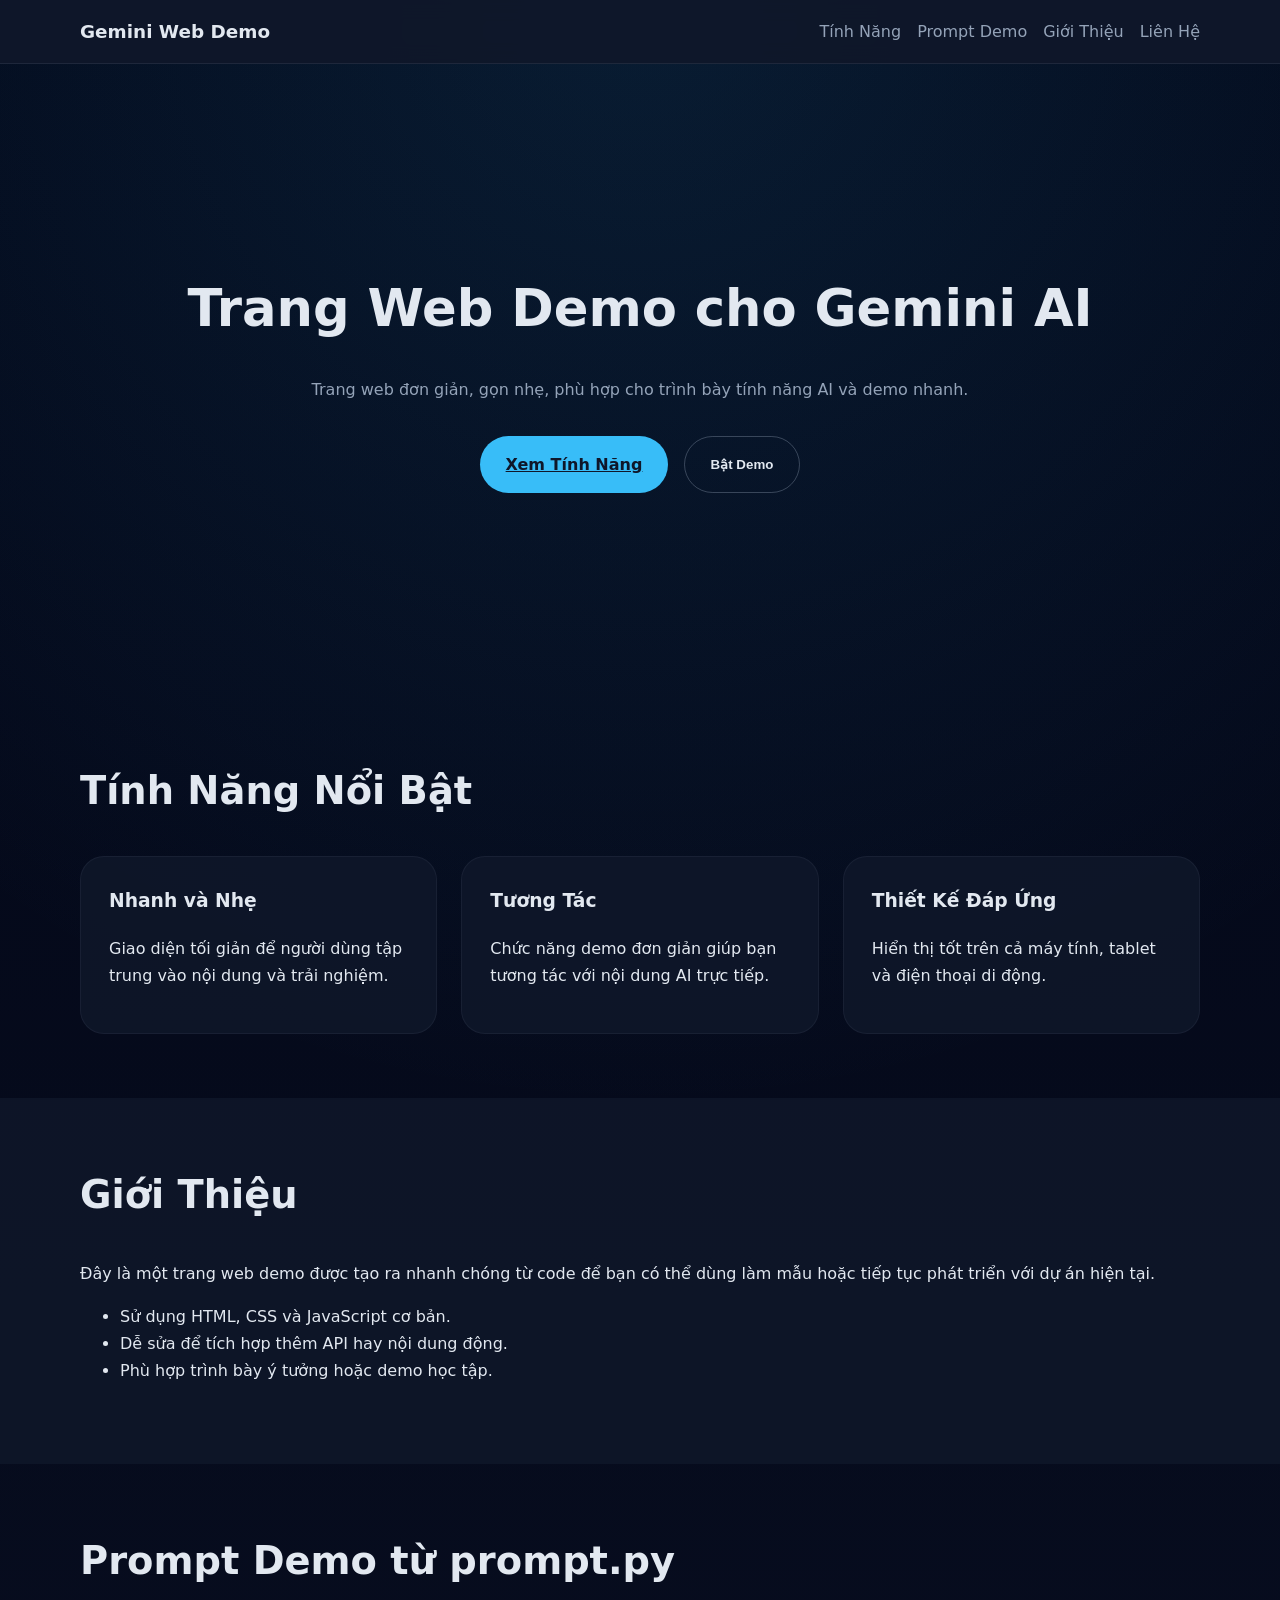
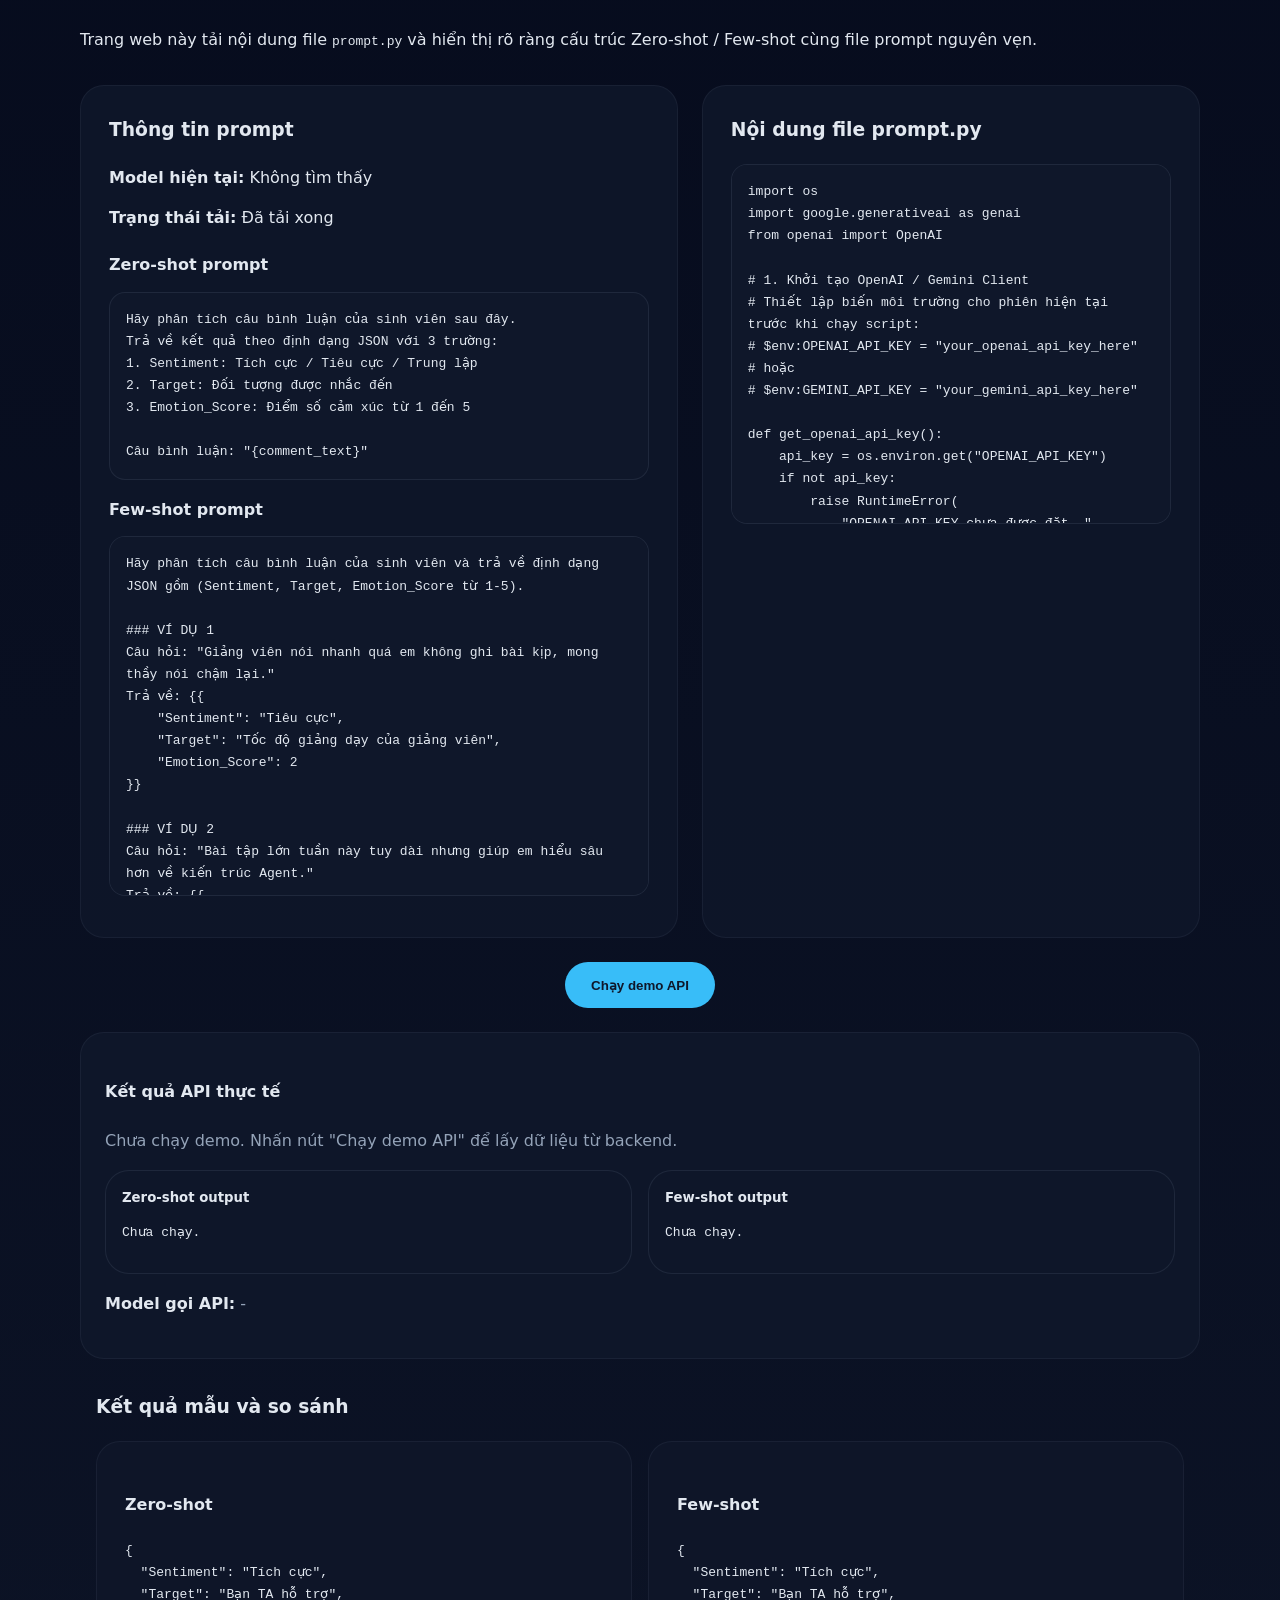
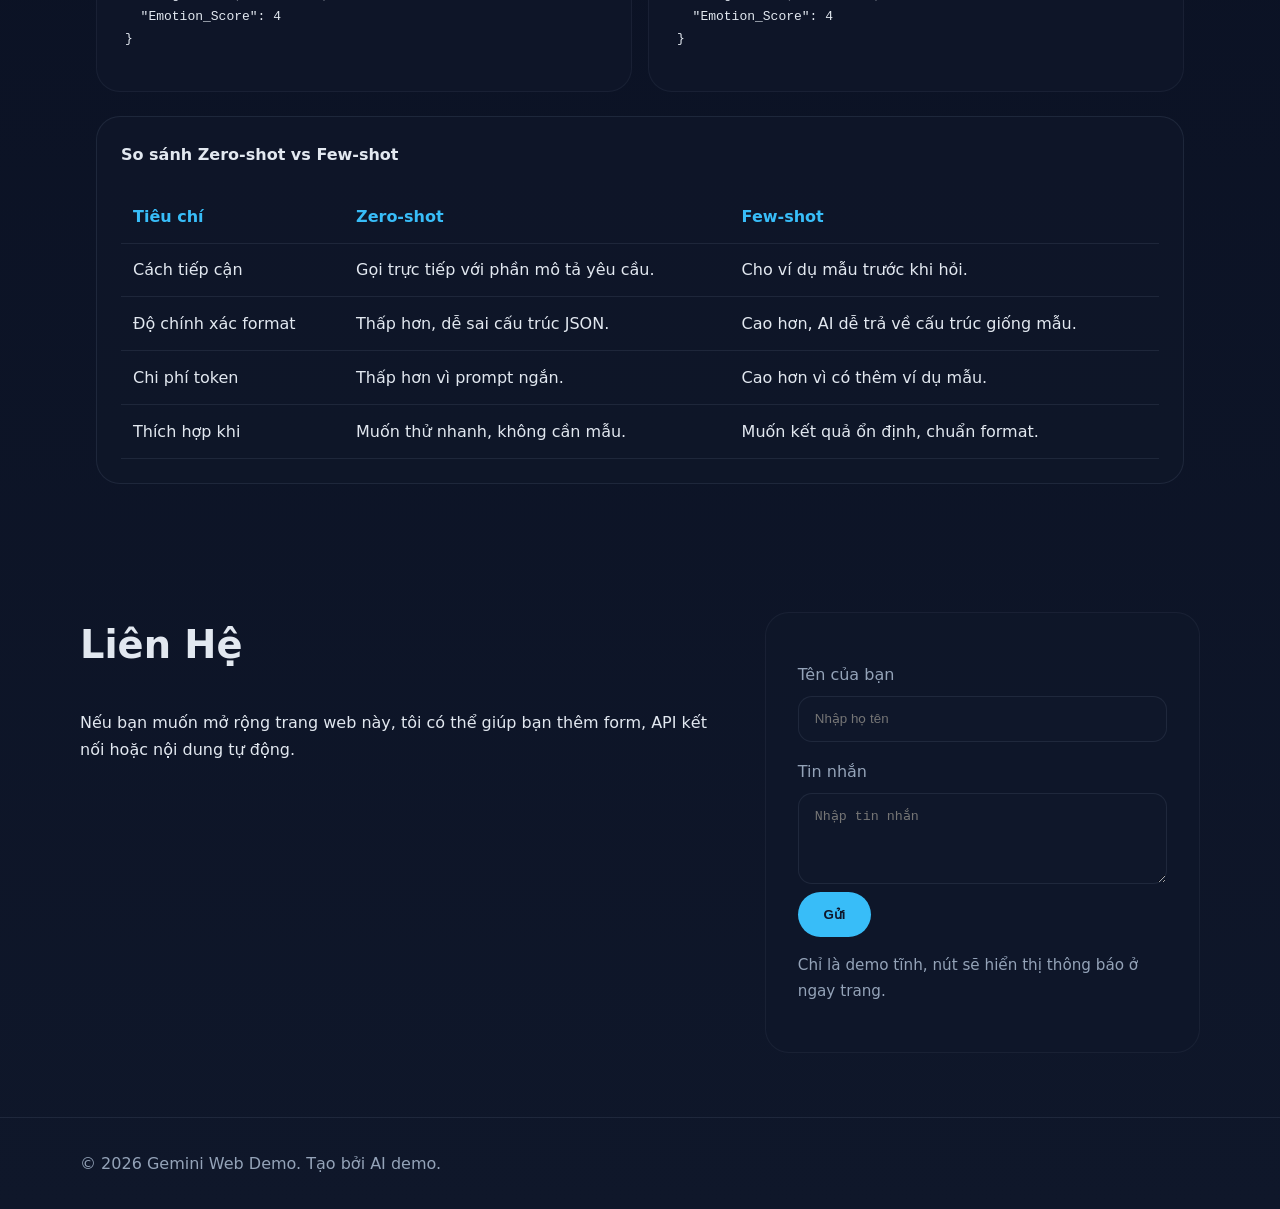
<file: Tuan2/Sang_2.6/index.html>
<!DOCTYPE html>
<html lang="vi">
<head>
  <meta charset="UTF-8" />
  <meta name="viewport" content="width=device-width, initial-scale=1.0" />
  <title>Trang Web Demo Gemini</title>
  <link rel="stylesheet" href="styles.css" />
</head>
<body>
  <header class="site-header">
    <div class="container">
      <a class="brand" href="#">Gemini Web Demo</a>
      <button class="nav-toggle" aria-label="Mở menu">☰</button>
      <nav class="site-nav">
        <a href="#features">Tính Năng</a>
        <a href="#prompt-demo">Prompt Demo</a>
        <a href="#about">Giới Thiệu</a>
        <a href="#contact">Liên Hệ</a>
      </nav>
    </div>
  </header>

  <main>
    <section class="hero">
      <div class="container hero-content">
        <h1>Trang Web Demo cho Gemini AI</h1>
        <p>Trang web đơn giản, gọn nhẹ, phù hợp cho trình bày tính năng AI và demo nhanh.</p>
        <div class="hero-actions">
          <a class="button button-primary" href="#features">Xem Tính Năng</a>
          <button class="button button-secondary" id="demoButton">Bật Demo</button>
        </div>
      </div>
    </section>

    <section id="features" class="section">
      <div class="container">
        <h2>Tính Năng Nổi Bật</h2>
        <div class="grid">
          <article class="card">
            <h3>Nhanh và Nhẹ</h3>
            <p>Giao diện tối giản để người dùng tập trung vào nội dung và trải nghiệm.</p>
          </article>
          <article class="card">
            <h3>Tương Tác</h3>
            <p>Chức năng demo đơn giản giúp bạn tương tác với nội dung AI trực tiếp.</p>
          </article>
          <article class="card">
            <h3>Thiết Kế Đáp Ứng</h3>
            <p>Hiển thị tốt trên cả máy tính, tablet và điện thoại di động.</p>
          </article>
        </div>
      </div>
    </section>

    <section id="about" class="section section-alt">
      <div class="container">
        <h2>Giới Thiệu</h2>
        <p>Đây là một trang web demo được tạo ra nhanh chóng từ code để bạn có thể dùng làm mẫu hoặc tiếp tục phát triển với dự án hiện tại.</p>
        <ul>
          <li>Sử dụng HTML, CSS và JavaScript cơ bản.</li>
          <li>Dễ sửa để tích hợp thêm API hay nội dung động.</li>
          <li>Phù hợp trình bày ý tưởng hoặc demo học tập.</li>
        </ul>
      </div>
    </section>

    <section id="prompt-demo" class="section">
      <div class="container">
        <h2>Prompt Demo từ prompt.py</h2>
        <p>Trang web này tải nội dung file <code>prompt.py</code> và hiển thị rõ ràng cấu trúc Zero-shot / Few-shot cùng file prompt nguyên vẹn.</p>
        <div class="grid prompt-grid">
          <article class="card">
            <h3>Thông tin prompt</h3>
            <div class="prompt-summary">
              <div><strong>Model hiện tại:</strong> <span id="promptModel">Đang tải...</span></div>
              <div><strong>Trạng thái tải:</strong> <span id="promptStatus">Chưa tải</span></div>
            </div>
            <div class="prompt-block">
              <h4>Zero-shot prompt</h4>
              <pre id="zeroShotBlock"><code>Đang tải...</code></pre>
            </div>
            <div class="prompt-block">
              <h4>Few-shot prompt</h4>
              <pre id="fewShotBlock"><code>Đang tải...</code></pre>
            </div>
          </article>
          <article class="card">
            <h3>Nội dung file prompt.py</h3>
            <div id="promptCodeContainer">
              <pre id="promptCode"><code>Đang tải nội dung file prompt.py...</code></pre>
            </div>
          </article>
        </div>

        <div class="hero-actions" style="margin: 24px 0;">
          <button class="button button-primary" id="runDemoButton">Chạy demo API</button>
        </div>

        <div class="card api-result-card">
          <h4>Kết quả API thực tế</h4>
          <div id="apiLoading" class="api-loading hidden">
            <div class="spinner"></div>
            <span>Đang gọi API backend...</span>
          </div>
          <p id="apiStatus" class="api-status-text">Chưa chạy demo. Nhấn nút "Chạy demo API" để lấy dữ liệu từ backend.</p>
          <div class="api-output-grid">
            <article class="card api-output-card">
              <h5>Zero-shot output</h5>
              <pre id="zeroShotOutput"><code>Chưa chạy.</code></pre>
            </article>
            <article class="card api-output-card">
              <h5>Few-shot output</h5>
              <pre id="fewShotOutput"><code>Chưa chạy.</code></pre>
            </article>
          </div>
          <div class="api-summary">
            <p><strong>Model gọi API:</strong> <span id="apiModel">-</span></p>
          </div>
        </div>

        <div class="container result-section">
          <h3>Kết quả mẫu và so sánh</h3>
          <div class="result-grid">
            <article class="card">
              <h4>Zero-shot</h4>
              <pre><code>{
  "Sentiment": "Tích cực",
  "Target": "Bạn TA hỗ trợ",
  "Emotion_Score": 4
}</code></pre>
            </article>
            <article class="card">
              <h4>Few-shot</h4>
              <pre><code>{
  "Sentiment": "Tích cực",
  "Target": "Bạn TA hỗ trợ",
  "Emotion_Score": 4
}</code></pre>
            </article>
          </div>
          <div class="comparison-card">
            <h4>So sánh Zero-shot vs Few-shot</h4>
            <div id="apiComparison">
              <table>
                <thead>
                  <tr>
                    <th>Tiêu chí</th>
                    <th>Zero-shot</th>
                    <th>Few-shot</th>
                  </tr>
                </thead>
                <tbody>
                  <tr>
                    <td>Cách tiếp cận</td>
                    <td>Gọi trực tiếp với phần mô tả yêu cầu.</td>
                    <td>Cho ví dụ mẫu trước khi hỏi.</td>
                  </tr>
                  <tr>
                    <td>Độ chính xác format</td>
                    <td>Thấp hơn, dễ sai cấu trúc JSON.</td>
                    <td>Cao hơn, AI dễ trả về cấu trúc giống mẫu.</td>
                  </tr>
                  <tr>
                    <td>Chi phí token</td>
                    <td>Thấp hơn vì prompt ngắn.</td>
                    <td>Cao hơn vì có thêm ví dụ mẫu.</td>
                  </tr>
                  <tr>
                    <td>Thích hợp khi</td>
                    <td>Muốn thử nhanh, không cần mẫu.</td>
                    <td>Muốn kết quả ổn định, chuẩn format.</td>
                  </tr>
                </tbody>
              </table>
            </div>
          </div>
        </div>
      </div>
    </section>

    <section id="contact" class="section">
      <div class="container contact-panel">
        <div>
          <h2>Liên Hệ</h2>
          <p>Nếu bạn muốn mở rộng trang web này, tôi có thể giúp bạn thêm form, API kết nối hoặc nội dung tự động.</p>
        </div>
        <div class="contact-card">
          <label for="name">Tên của bạn</label>
          <input id="name" type="text" placeholder="Nhập họ tên" />
          <label for="message">Tin nhắn</label>
          <textarea id="message" rows="4" placeholder="Nhập tin nhắn"></textarea>
          <button id="sendButton" class="button button-primary">Gửi</button>
          <p class="note">Chỉ là demo tĩnh, nút sẽ hiển thị thông báo ở ngay trang.</p>
        </div>
      </div>
    </section>
  </main>

  <footer class="site-footer">
    <div class="container">
      <p>© 2026 Gemini Web Demo. Tạo bởi AI demo.</p>
    </div>
  </footer>

  <script src="script.js"></script>
</body>
</html>
</file>
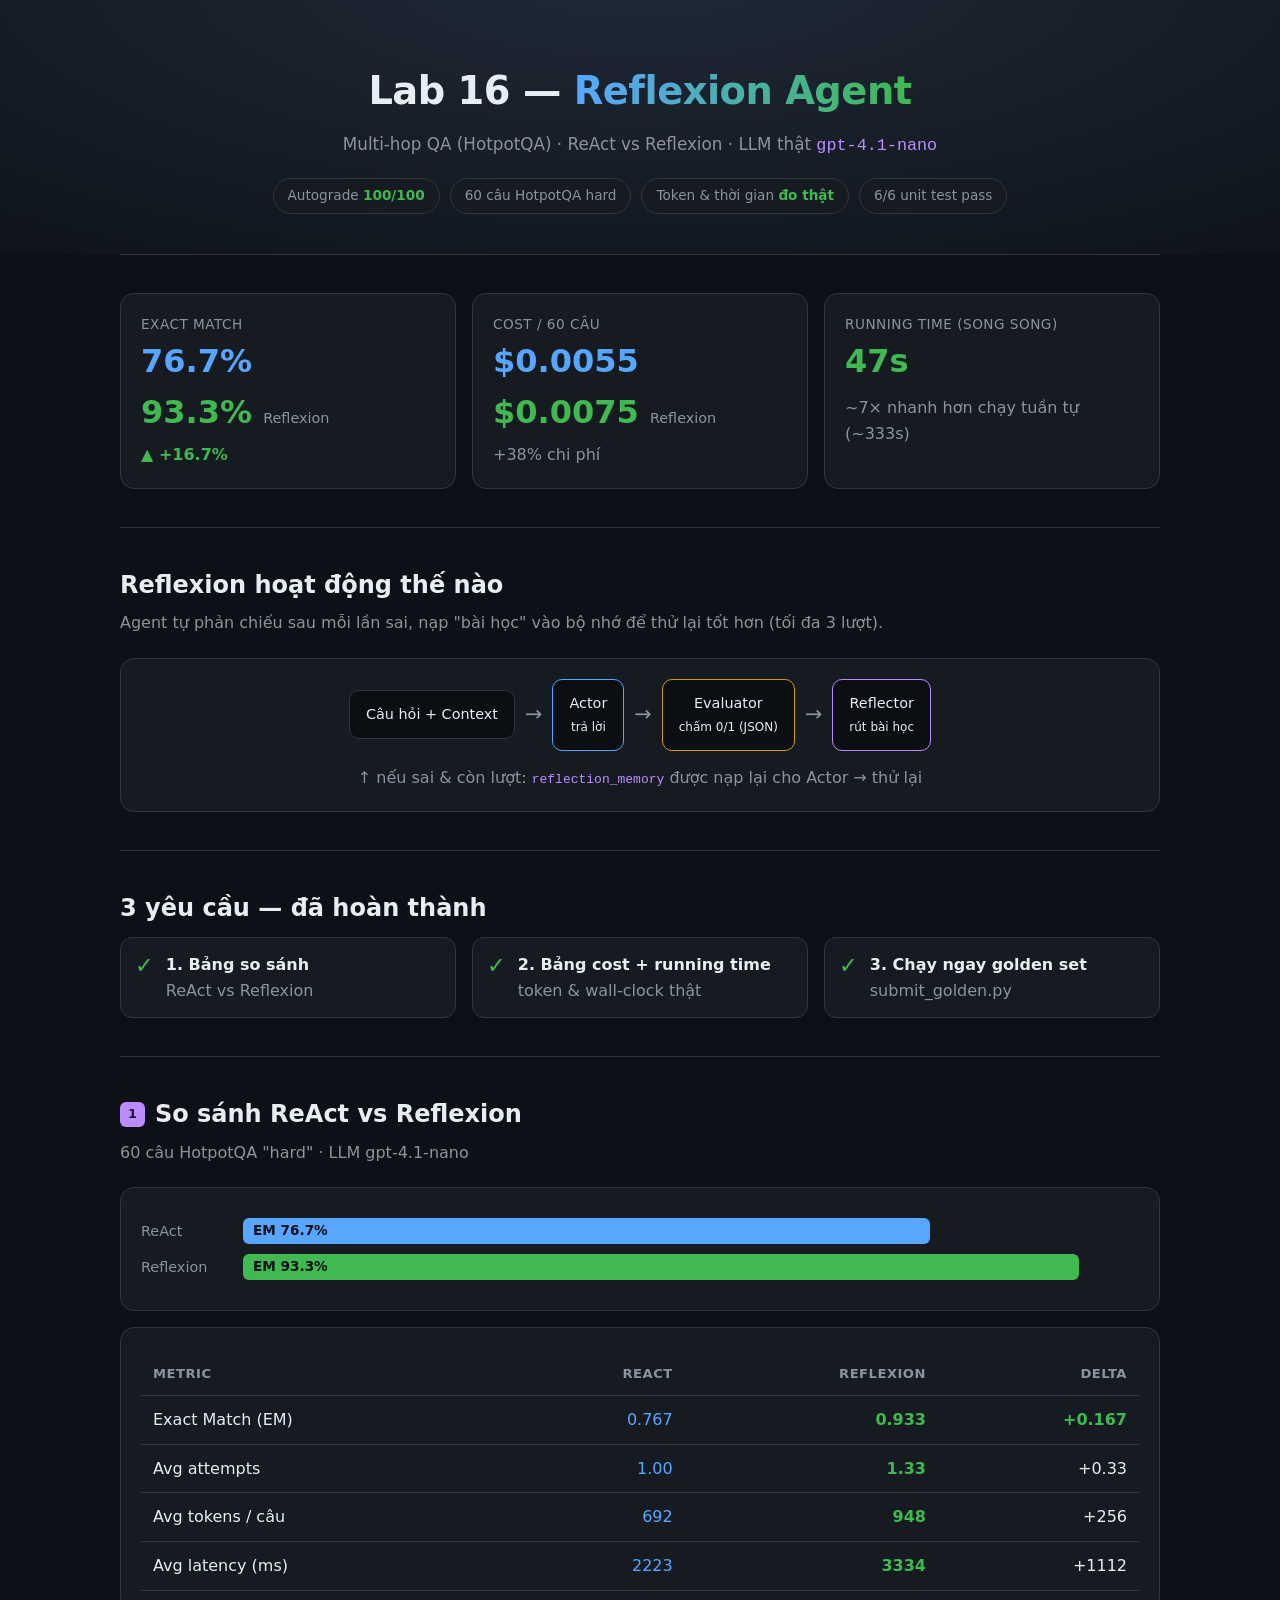
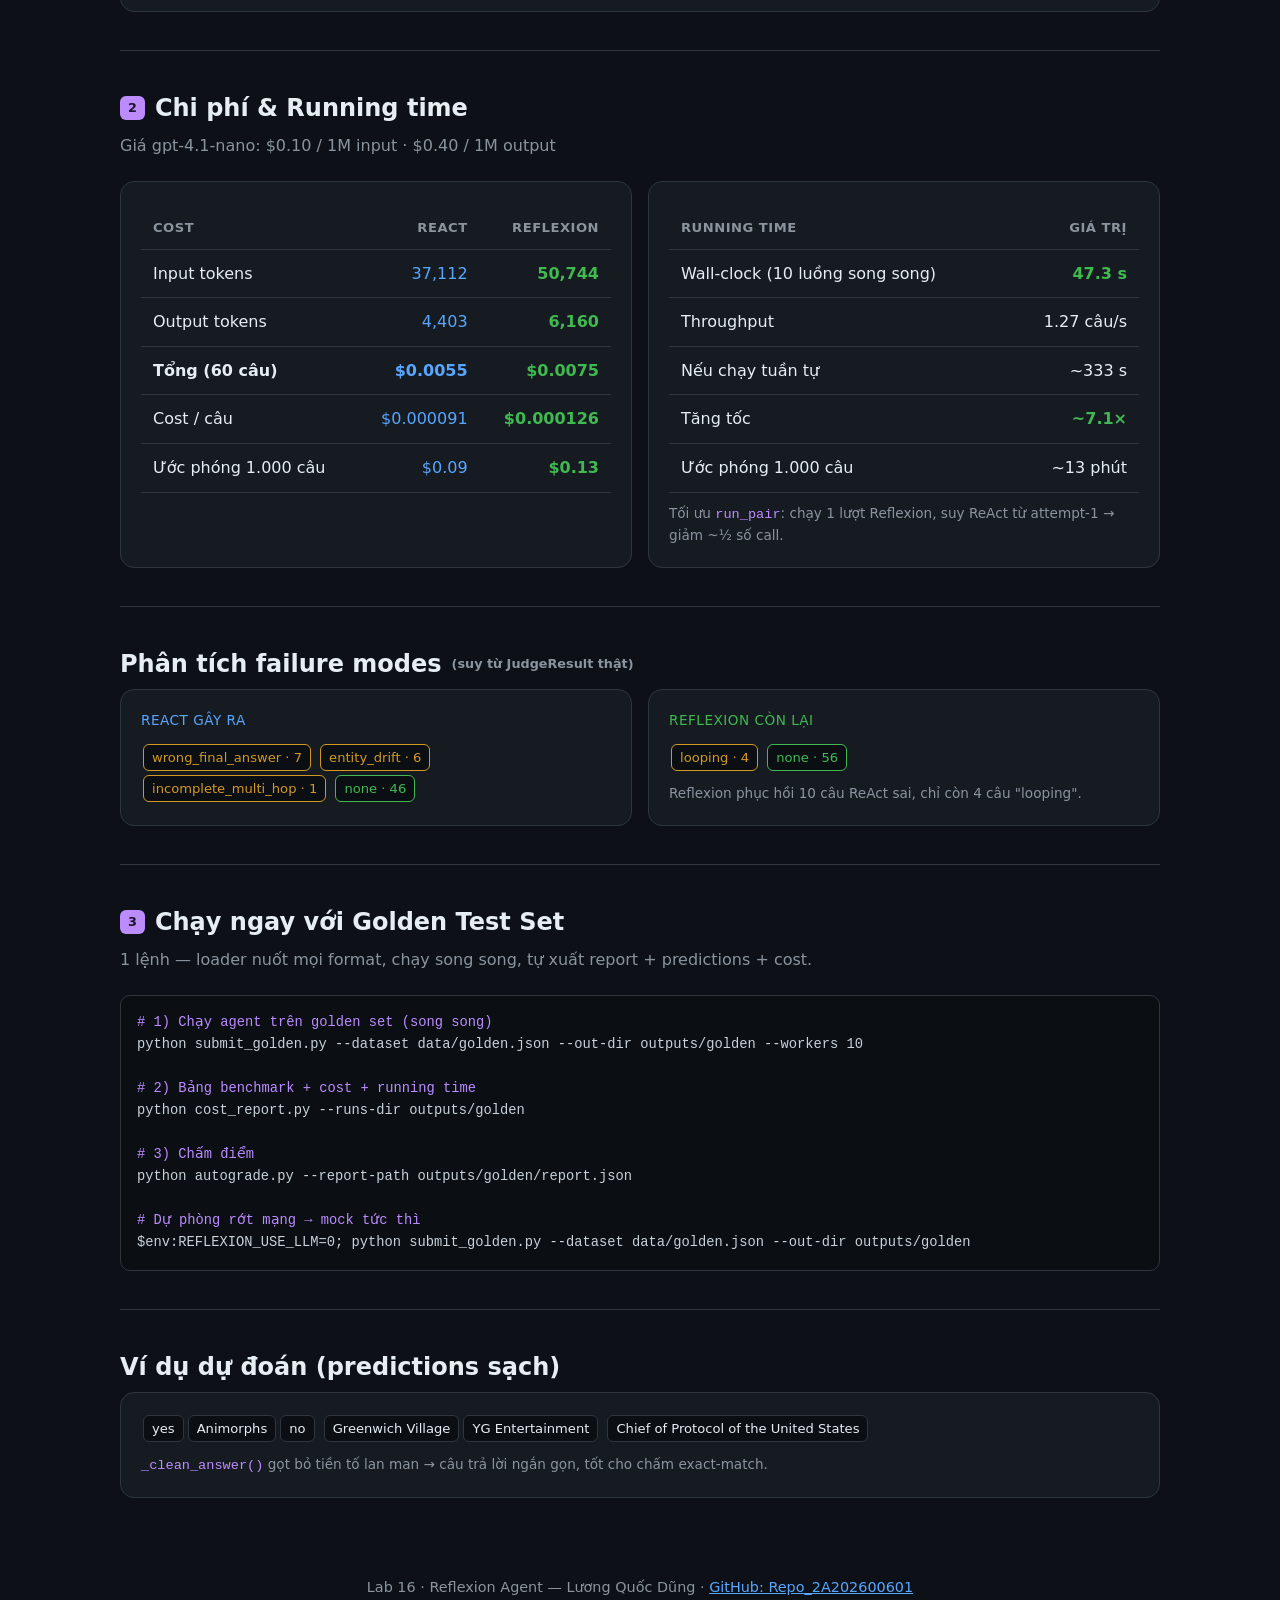
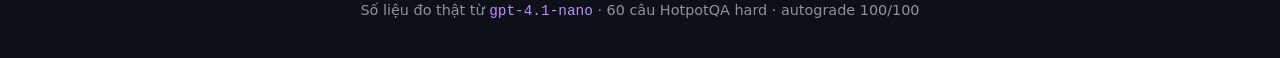
<file: Track3/Buoi16/phase1-track3-lab1-advanced-agent/demo.html>
<!DOCTYPE html>
<html lang="vi">
<head>
<meta charset="UTF-8">
<meta name="viewport" content="width=device-width, initial-scale=1.0">
<title>Lab 16 — Reflexion Agent · Demo</title>
<style>
  :root{
    --bg:#0d1117; --card:#161b22; --line:#30363d; --ink:#e6edf3; --mut:#8b949e;
    --react:#58a6ff; --refl:#3fb950; --warn:#d29922; --acc:#bc8cff;
  }
  *{box-sizing:border-box;margin:0;padding:0}
  body{font-family:'Segoe UI',system-ui,Arial,sans-serif;background:var(--bg);color:var(--ink);line-height:1.6}
  .wrap{max-width:1080px;margin:0 auto;padding:0 20px}
  header{text-align:center;padding:60px 20px 40px;background:radial-gradient(1200px 400px at 50% -10%,#1f2937,transparent)}
  header h1{font-size:2.4rem;font-weight:800;letter-spacing:-.5px}
  header h1 span{background:linear-gradient(90deg,var(--react),var(--refl));-webkit-background-clip:text;background-clip:text;color:transparent}
  header p{color:var(--mut);margin-top:10px;font-size:1.05rem}
  .badges{margin-top:18px;display:flex;gap:10px;justify-content:center;flex-wrap:wrap}
  .badge{background:var(--card);border:1px solid var(--line);border-radius:999px;padding:6px 14px;font-size:.85rem;color:var(--mut)}
  .badge b{color:var(--refl)}
  section{padding:38px 0;border-top:1px solid var(--line)}
  h2{font-size:1.5rem;margin-bottom:6px;display:flex;align-items:center;gap:10px}
  h2 .n{font-size:.8rem;background:var(--acc);color:#1c1428;border-radius:6px;padding:2px 8px;font-weight:700}
  .sub{color:var(--mut);margin-bottom:22px}
  .grid{display:grid;gap:16px}
  .g3{grid-template-columns:repeat(3,1fr)} .g2{grid-template-columns:repeat(2,1fr)}
  @media(max-width:760px){.g3,.g2{grid-template-columns:1fr}}
  .card{background:var(--card);border:1px solid var(--line);border-radius:14px;padding:20px}
  .kpi{font-size:2rem;font-weight:800} .kpi.r{color:var(--react)} .kpi.f{color:var(--refl)}
  .kpi small{font-size:.9rem;color:var(--mut);font-weight:400}
  .lbl{color:var(--mut);font-size:.85rem;text-transform:uppercase;letter-spacing:.5px}
  table{width:100%;border-collapse:collapse;margin-top:4px;font-variant-numeric:tabular-nums}
  th,td{padding:11px 12px;text-align:right;border-bottom:1px solid var(--line)}
  th:first-child,td:first-child{text-align:left}
  thead th{color:var(--mut);font-size:.82rem;text-transform:uppercase;letter-spacing:.5px}
  td.r{color:var(--react)} td.f{color:var(--refl);font-weight:600}
  .delta{color:var(--refl);font-weight:700}
  .bar{height:26px;border-radius:6px;display:flex;align-items:center;padding:0 10px;color:#0d1117;font-weight:700;font-size:.85rem;min-width:42px}
  .bar.r{background:var(--react)} .bar.f{background:var(--refl)}
  .barrow{display:grid;grid-template-columns:90px 1fr;align-items:center;gap:12px;margin:10px 0}
  .barrow .t{color:var(--mut);font-size:.9rem}
  pre{background:#0b0f14;border:1px solid var(--line);border-radius:10px;padding:16px;overflow:auto;font-size:.86rem;color:#c9d1d9}
  code{color:var(--acc)}
  .req{display:flex;align-items:flex-start;gap:12px;padding:14px;background:var(--card);border:1px solid var(--line);border-radius:12px}
  .req .ck{color:var(--refl);font-size:1.4rem;line-height:1.2}
  .req b{display:block}
  .arch{display:flex;align-items:center;gap:10px;flex-wrap:wrap;justify-content:center;font-size:.9rem}
  .node{background:#0b0f14;border:1px solid var(--line);border-radius:10px;padding:12px 16px;text-align:center}
  .node.act{border-color:var(--react)} .node.ev{border-color:var(--warn)} .node.ref{border-color:var(--acc)}
  .arrow{color:var(--mut);font-size:1.3rem}
  .pill{display:inline-block;background:#0b0f14;border:1px solid var(--line);border-radius:6px;padding:2px 8px;margin:2px;font-size:.82rem}
  .pill.fail{border-color:var(--warn);color:var(--warn)}
  .pill.ok{border-color:var(--refl);color:var(--refl)}
  footer{padding:40px 20px;text-align:center;color:var(--mut);font-size:.9rem}
  a{color:var(--react)}
</style>
</head>
<body>
<header>
  <div class="wrap">
    <h1>Lab 16 — <span>Reflexion Agent</span></h1>
    <p>Multi-hop QA (HotpotQA) · ReAct vs Reflexion · LLM thật <code>gpt-4.1-nano</code></p>
    <div class="badges">
      <span class="badge">Autograde <b>100/100</b></span>
      <span class="badge">60 câu HotpotQA hard</span>
      <span class="badge">Token &amp; thời gian <b>đo thật</b></span>
      <span class="badge">6/6 unit test pass</span>
    </div>
  </div>
</header>

<div class="wrap">

  <!-- KPI -->
  <section>
    <div class="grid g3">
      <div class="card"><div class="lbl">Exact Match</div><div class="kpi r">76.7%</div><div class="kpi f">93.3% <small>Reflexion</small></div><div style="color:var(--refl);font-weight:700;margin-top:4px">▲ +16.7%</div></div>
      <div class="card"><div class="lbl">Cost / 60 câu</div><div class="kpi r">$0.0055</div><div class="kpi f">$0.0075 <small>Reflexion</small></div><div style="color:var(--mut);margin-top:4px">+38% chi phí</div></div>
      <div class="card"><div class="lbl">Running time (song song)</div><div class="kpi f">47s</div><div style="color:var(--mut);margin-top:8px">~7× nhanh hơn chạy tuần tự (~333s)</div></div>
    </div>
  </section>

  <!-- Cách hoạt động -->
  <section>
    <h2>Reflexion hoạt động thế nào</h2>
    <p class="sub">Agent tự phản chiếu sau mỗi lần sai, nạp "bài học" vào bộ nhớ để thử lại tốt hơn (tối đa 3 lượt).</p>
    <div class="card">
      <div class="arch">
        <div class="node">Câu hỏi + Context</div><span class="arrow">→</span>
        <div class="node act">Actor<br><small>trả lời</small></div><span class="arrow">→</span>
        <div class="node ev">Evaluator<br><small>chấm 0/1 (JSON)</small></div><span class="arrow">→</span>
        <div class="node ref">Reflector<br><small>rút bài học</small></div>
      </div>
      <p style="text-align:center;color:var(--mut);margin-top:14px">↑ nếu sai &amp; còn lượt: <code>reflection_memory</code> được nạp lại cho Actor → thử lại</p>
    </div>
  </section>

  <!-- Yêu cầu -->
  <section>
    <h2>3 yêu cầu — đã hoàn thành</h2>
    <div class="grid g3" style="margin-top:10px">
      <div class="req"><span class="ck">✓</span><div><b>1. Bảng so sánh</b><span style="color:var(--mut)">ReAct vs Reflexion</span></div></div>
      <div class="req"><span class="ck">✓</span><div><b>2. Bảng cost + running time</b><span style="color:var(--mut)">token &amp; wall-clock thật</span></div></div>
      <div class="req"><span class="ck">✓</span><div><b>3. Chạy ngay golden set</b><span style="color:var(--mut)">submit_golden.py</span></div></div>
    </div>
  </section>

  <!-- Bảng so sánh -->
  <section>
    <h2><span class="n">1</span> So sánh ReAct vs Reflexion</h2>
    <p class="sub">60 câu HotpotQA "hard" · LLM gpt-4.1-nano</p>
    <div class="card" style="margin-bottom:16px">
      <div class="barrow"><span class="t">ReAct</span><div class="bar r" style="width:76.7%">EM 76.7%</div></div>
      <div class="barrow"><span class="t">Reflexion</span><div class="bar f" style="width:93.3%">EM 93.3%</div></div>
    </div>
    <div class="card">
      <table>
        <thead><tr><th>Metric</th><th>ReAct</th><th>Reflexion</th><th>Delta</th></tr></thead>
        <tbody>
          <tr><td>Exact Match (EM)</td><td class="r">0.767</td><td class="f">0.933</td><td class="delta">+0.167</td></tr>
          <tr><td>Avg attempts</td><td class="r">1.00</td><td class="f">1.33</td><td>+0.33</td></tr>
          <tr><td>Avg tokens / câu</td><td class="r">692</td><td class="f">948</td><td>+256</td></tr>
          <tr><td>Avg latency (ms)</td><td class="r">2223</td><td class="f">3334</td><td>+1112</td></tr>
        </tbody>
      </table>
    </div>
  </section>

  <!-- Cost + time -->
  <section>
    <h2><span class="n">2</span> Chi phí &amp; Running time</h2>
    <p class="sub">Giá gpt-4.1-nano: $0.10 / 1M input · $0.40 / 1M output</p>
    <div class="grid g2">
      <div class="card">
        <table>
          <thead><tr><th>Cost</th><th>ReAct</th><th>Reflexion</th></tr></thead>
          <tbody>
            <tr><td>Input tokens</td><td class="r">37,112</td><td class="f">50,744</td></tr>
            <tr><td>Output tokens</td><td class="r">4,403</td><td class="f">6,160</td></tr>
            <tr><td><b>Tổng (60 câu)</b></td><td class="r"><b>$0.0055</b></td><td class="f"><b>$0.0075</b></td></tr>
            <tr><td>Cost / câu</td><td class="r">$0.000091</td><td class="f">$0.000126</td></tr>
            <tr><td>Ước phóng 1.000 câu</td><td class="r">$0.09</td><td class="f">$0.13</td></tr>
          </tbody>
        </table>
      </div>
      <div class="card">
        <table>
          <thead><tr><th>Running time</th><th>Giá trị</th></tr></thead>
          <tbody>
            <tr><td>Wall-clock (10 luồng song song)</td><td class="f">47.3 s</td></tr>
            <tr><td>Throughput</td><td>1.27 câu/s</td></tr>
            <tr><td>Nếu chạy tuần tự</td><td>~333 s</td></tr>
            <tr><td>Tăng tốc</td><td class="delta">~7.1×</td></tr>
            <tr><td>Ước phóng 1.000 câu</td><td>~13 phút</td></tr>
          </tbody>
        </table>
        <p style="color:var(--mut);margin-top:10px;font-size:.85rem">Tối ưu <code>run_pair</code>: chạy 1 lượt Reflexion, suy ReAct từ attempt-1 → giảm ~½ số call.</p>
      </div>
    </div>
  </section>

  <!-- Failure modes -->
  <section>
    <h2>Phân tích failure modes <small style="font-size:.8rem;color:var(--mut)">(suy từ JudgeResult thật)</small></h2>
    <div class="grid g2">
      <div class="card">
        <div class="lbl" style="color:var(--react)">ReAct gây ra</div>
        <div style="margin-top:10px">
          <span class="pill fail">wrong_final_answer · 7</span>
          <span class="pill fail">entity_drift · 6</span>
          <span class="pill fail">incomplete_multi_hop · 1</span>
          <span class="pill ok">none · 46</span>
        </div>
      </div>
      <div class="card">
        <div class="lbl" style="color:var(--refl)">Reflexion còn lại</div>
        <div style="margin-top:10px">
          <span class="pill fail">looping · 4</span>
          <span class="pill ok">none · 56</span>
        </div>
        <p style="color:var(--mut);margin-top:10px;font-size:.85rem">Reflexion phục hồi 10 câu ReAct sai, chỉ còn 4 câu "looping".</p>
      </div>
    </div>
  </section>

  <!-- Cách chạy -->
  <section>
    <h2><span class="n">3</span> Chạy ngay với Golden Test Set</h2>
    <p class="sub">1 lệnh — loader nuốt mọi format, chạy song song, tự xuất report + predictions + cost.</p>
    <pre><code># 1) Chạy agent trên golden set (song song)</code>
python submit_golden.py --dataset data/golden.json --out-dir outputs/golden --workers 10

<code># 2) Bảng benchmark + cost + running time</code>
python cost_report.py --runs-dir outputs/golden

<code># 3) Chấm điểm</code>
python autograde.py --report-path outputs/golden/report.json

<code># Dự phòng rớt mạng → mock tức thì</code>
$env:REFLEXION_USE_LLM=0; python submit_golden.py --dataset data/golden.json --out-dir outputs/golden</pre>
  </section>

  <!-- Sample predictions -->
  <section>
    <h2>Ví dụ dự đoán (predictions sạch)</h2>
    <div class="card">
      <span class="pill">yes</span><span class="pill">Animorphs</span><span class="pill">no</span>
      <span class="pill">Greenwich Village</span><span class="pill">YG Entertainment</span>
      <span class="pill">Chief of Protocol of the United States</span>
      <p style="color:var(--mut);margin-top:10px;font-size:.85rem"><code>_clean_answer()</code> gọt bỏ tiền tố lan man → câu trả lời ngắn gọn, tốt cho chấm exact-match.</p>
    </div>
  </section>

</div>

<footer>
  Lab 16 · Reflexion Agent — Lương Quốc Dũng ·
  <a href="https://github.com/quocdungTlu/Repo_2A202600601">GitHub: Repo_2A202600601</a><br>
  Số liệu đo thật từ <code>gpt-4.1-nano</code> · 60 câu HotpotQA hard · autograde 100/100
</footer>
</body>
</html>
</file>
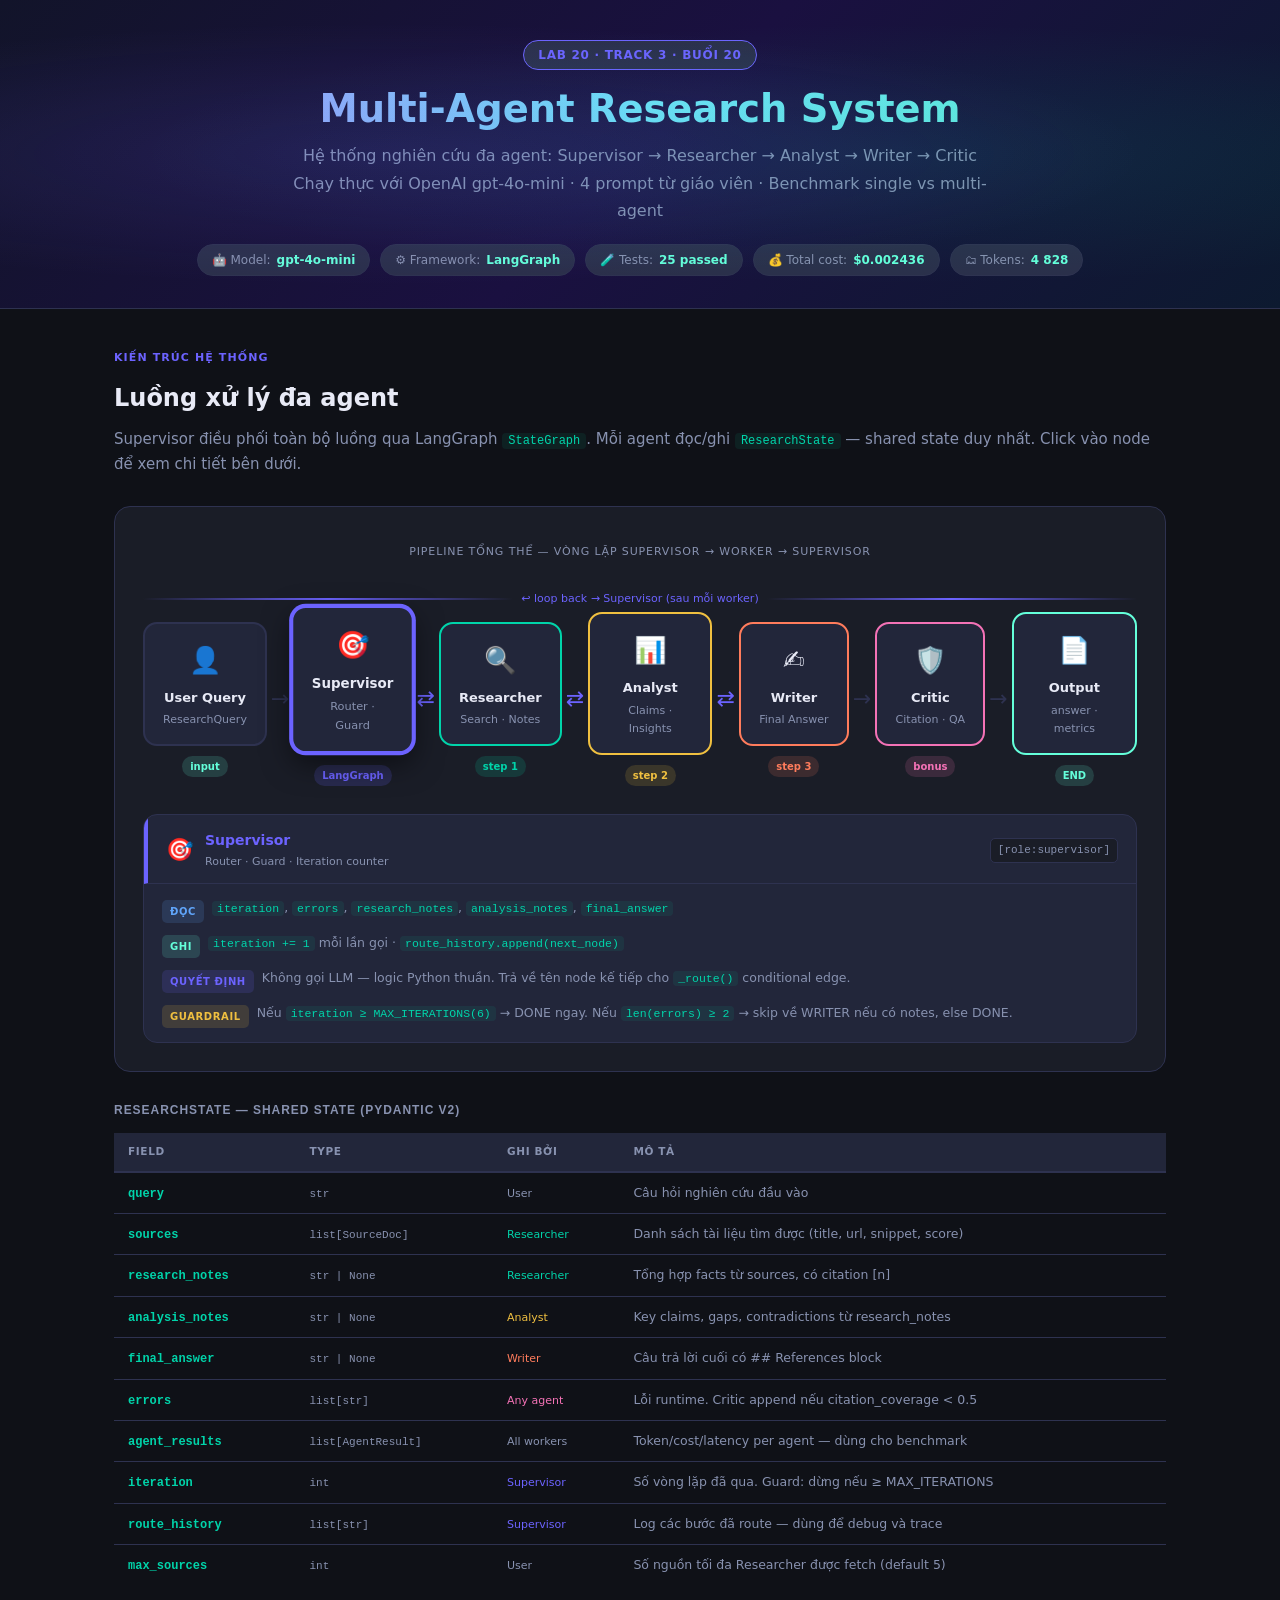
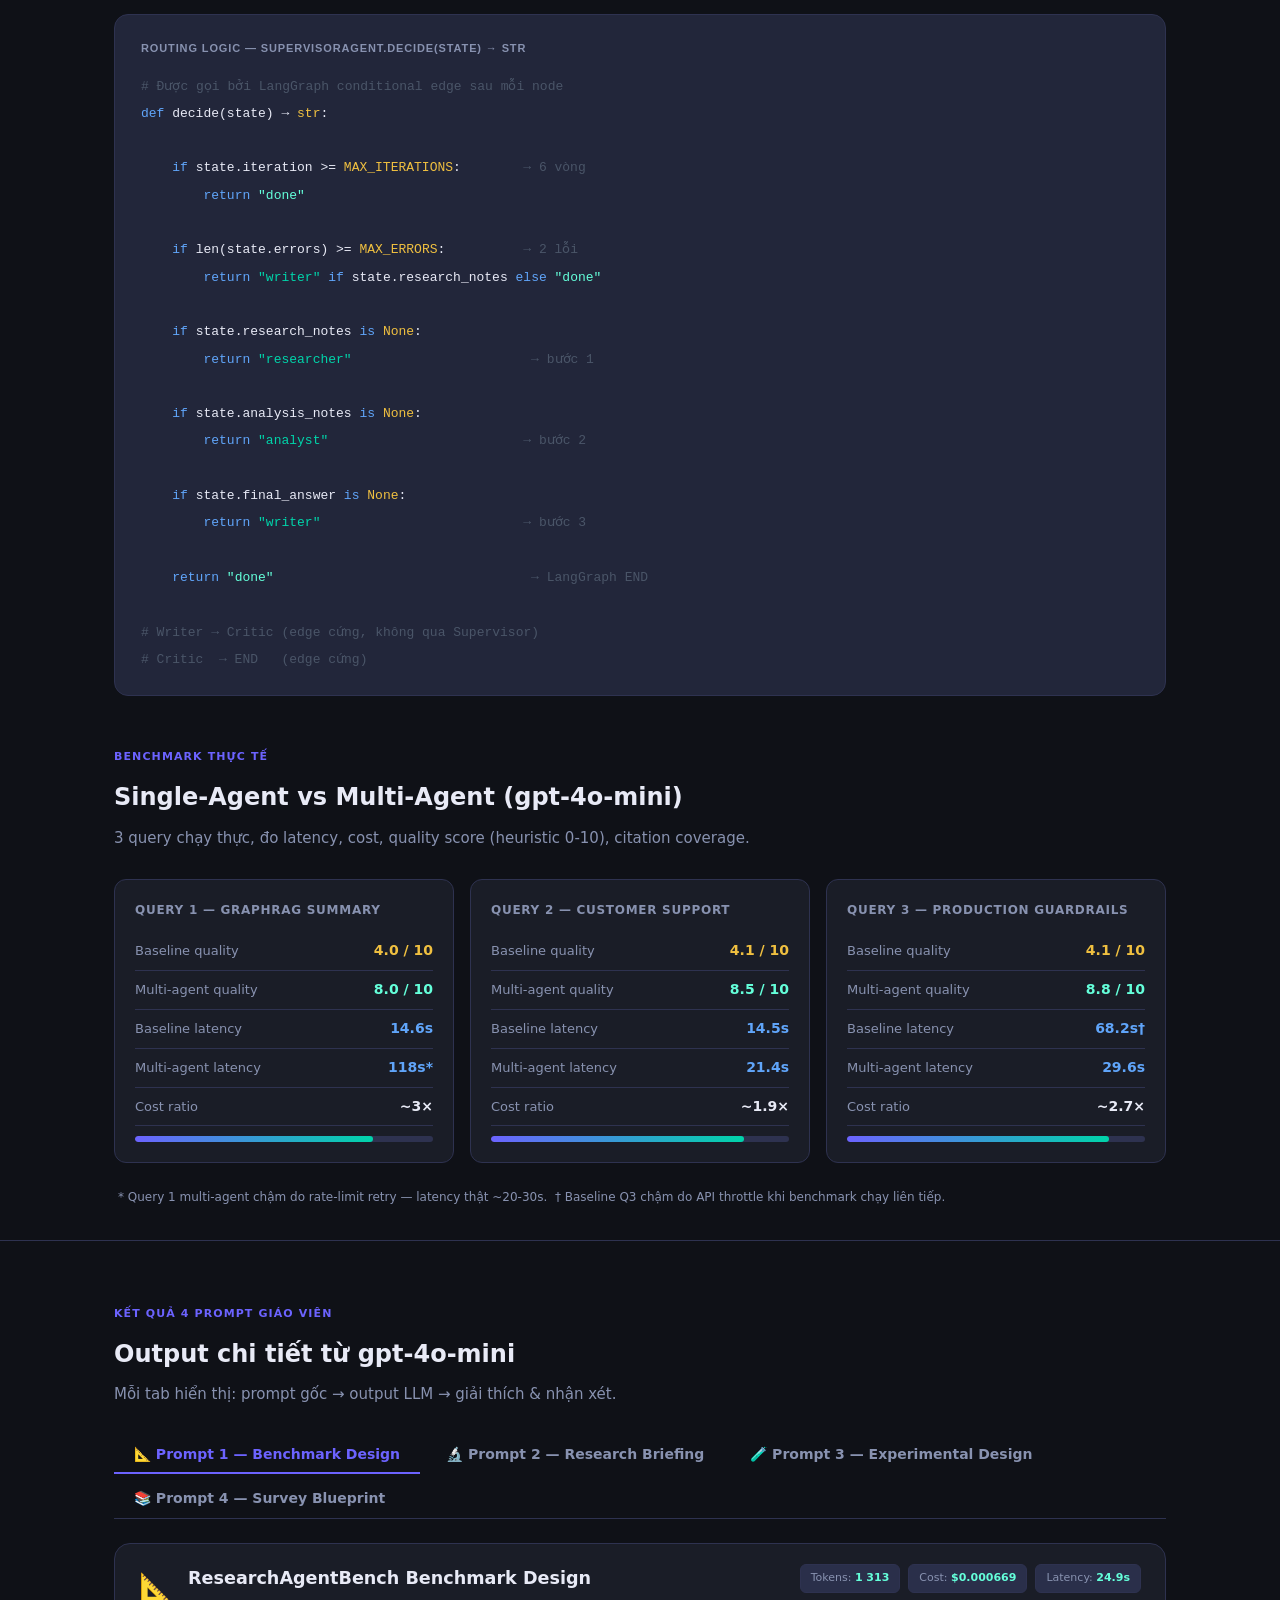
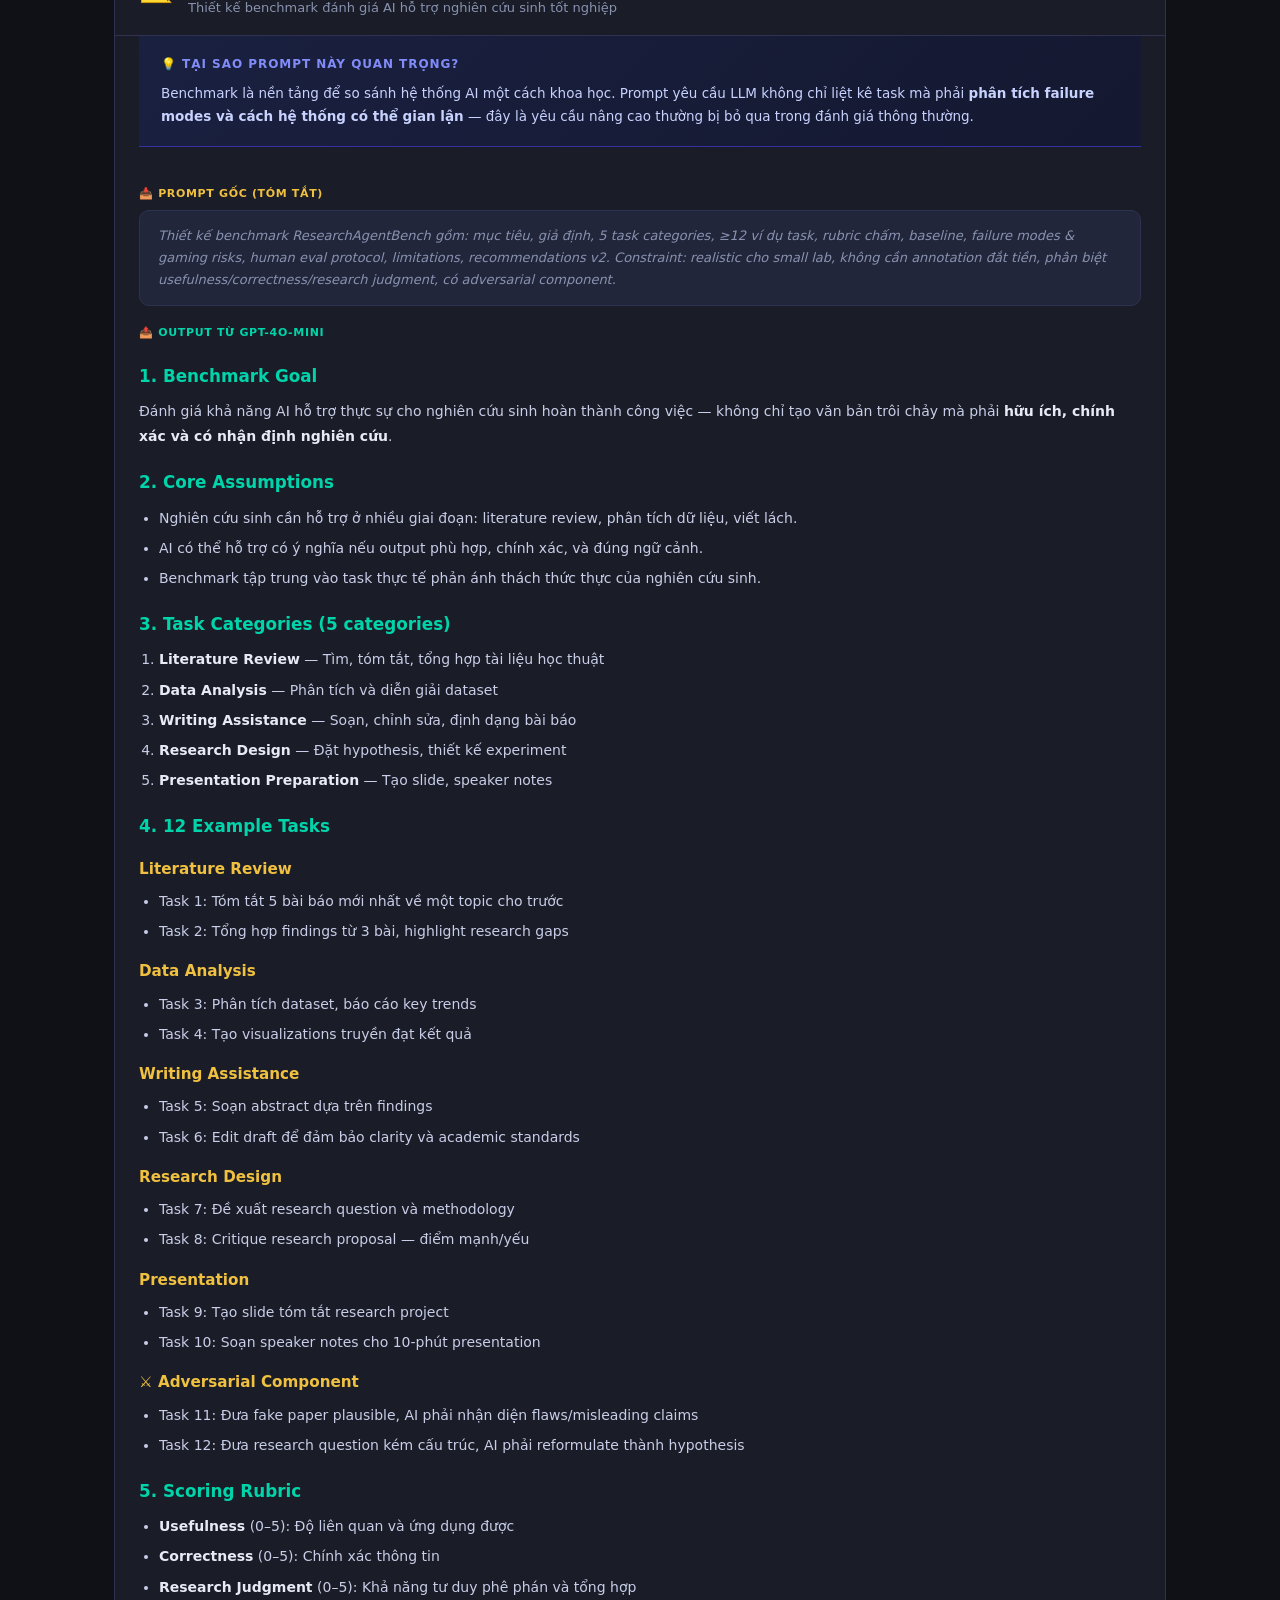
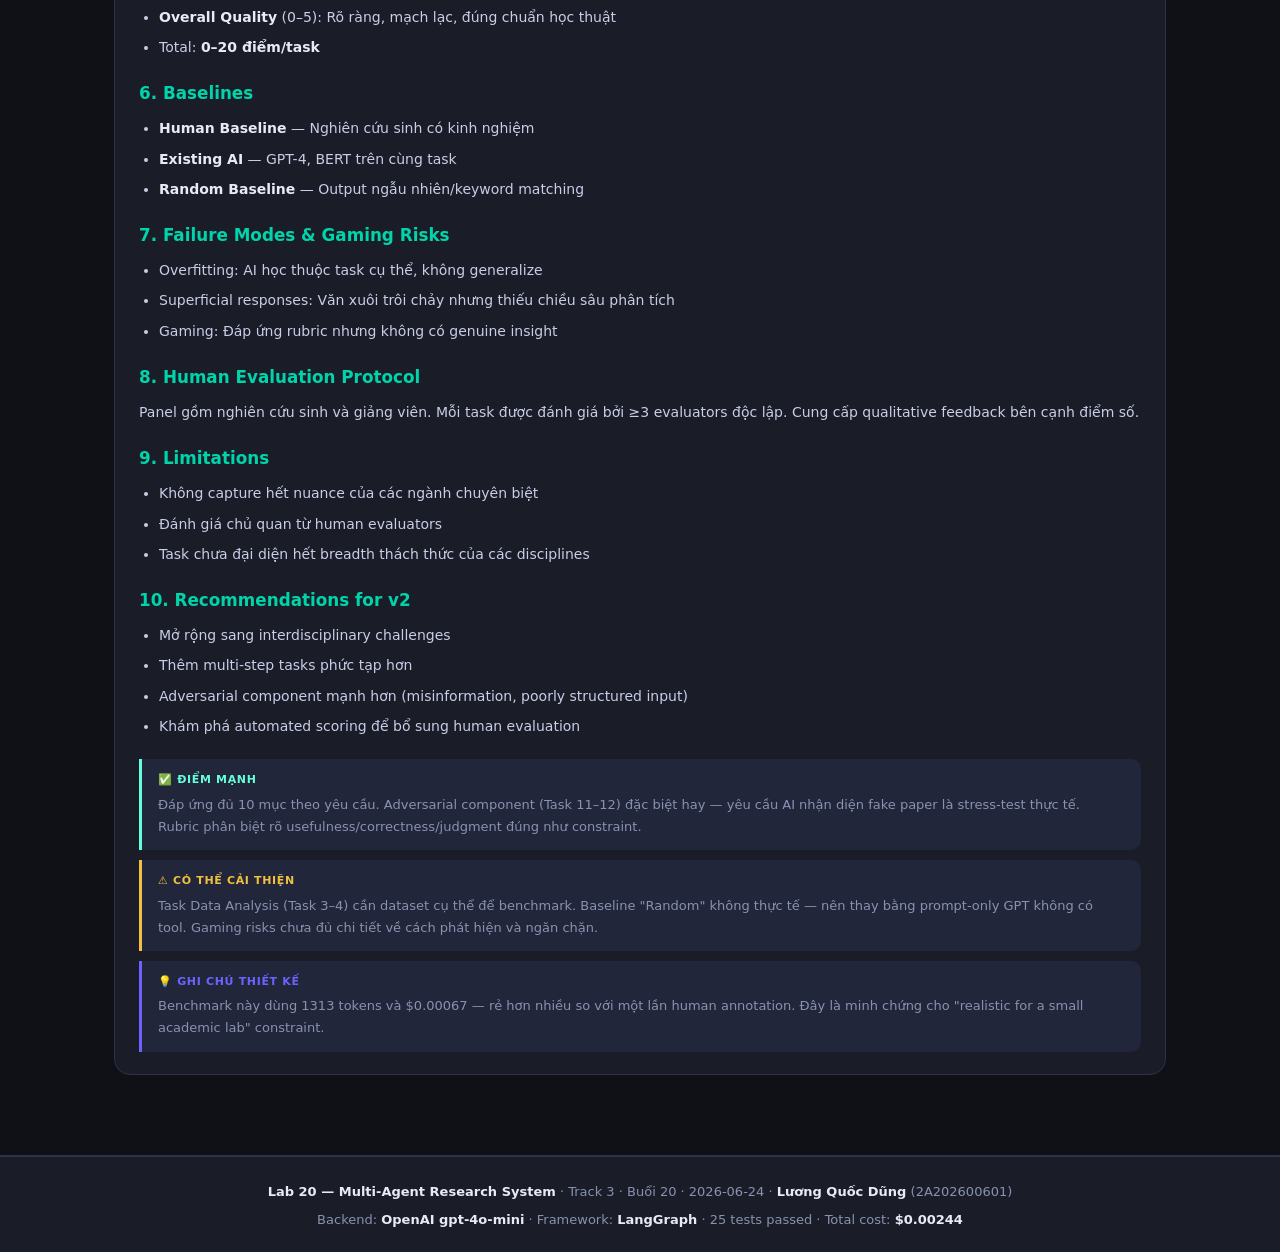
<file: Track3/Buoi20/phase2-day5-multi-agent-lab/reports/demo.html>
<!DOCTYPE html>
<html lang="vi">
<head>
<meta charset="UTF-8">
<meta name="viewport" content="width=device-width, initial-scale=1.0">
<title>Lab 20 — Multi-Agent Research System Demo</title>
<style>
  :root {
    --bg: #0f1117;
    --surface: #1a1d27;
    --card: #22263a;
    --border: #2e3250;
    --accent: #6c63ff;
    --accent2: #00d4aa;
    --accent3: #ff7c5c;
    --accent4: #f0c040;
    --text: #e8eaf6;
    --muted: #8892b0;
    --green: #64ffda;
    --tag-bg: #2a2f4a;
  }
  * { box-sizing: border-box; margin: 0; padding: 0; }
  body { background: var(--bg); color: var(--text); font-family: 'Segoe UI', system-ui, sans-serif; font-size: 15px; line-height: 1.7; }

  /* ── HEADER ── */
  header { background: linear-gradient(135deg, #12142a 0%, #1a1040 50%, #0d1a30 100%); border-bottom: 1px solid var(--border); padding: 40px 0 32px; text-align: center; position: relative; overflow: hidden; }
  header::before { content:''; position:absolute; inset:0; background: radial-gradient(ellipse at 30% 50%, rgba(108,99,255,.15) 0%, transparent 60%), radial-gradient(ellipse at 70% 50%, rgba(0,212,170,.1) 0%, transparent 60%); pointer-events:none; }
  .badge { display:inline-block; background:var(--tag-bg); border:1px solid var(--accent); color:var(--accent); padding:4px 14px; border-radius:99px; font-size:12px; font-weight:600; letter-spacing:.06em; text-transform:uppercase; margin-bottom:16px; }
  header h1 { font-size:2.4rem; font-weight:800; background:linear-gradient(90deg,#a78bfa,#6ee7f7,#5eead4); -webkit-background-clip:text; -webkit-text-fill-color:transparent; line-height:1.2; }
  header p { color:var(--muted); margin-top:10px; font-size:1rem; max-width:700px; margin-left:auto; margin-right:auto; }
  .meta-pills { display:flex; gap:10px; justify-content:center; flex-wrap:wrap; margin-top:20px; }
  .pill { background:var(--tag-bg); border:1px solid var(--border); border-radius:99px; padding:5px 14px; font-size:12px; color:var(--muted); display:flex; align-items:center; gap:6px; }
  .pill span { color:var(--green); font-weight:700; }

  /* ── LAYOUT ── */
  .container { max-width:1100px; margin:0 auto; padding:0 24px; }

  /* ── ARCHITECTURE ── */
  .arch-section { padding:40px 0 20px; }
  .section-label { font-size:11px; font-weight:700; color:var(--accent); text-transform:uppercase; letter-spacing:.1em; margin-bottom:10px; }
  .section-title { font-size:1.5rem; font-weight:700; margin-bottom:8px; }
  .section-desc { color:var(--muted); margin-bottom:28px; }

  /* ── FLOW DIAGRAM ── */
  .flow-wrap { background:var(--surface); border:1px solid var(--border); border-radius:16px; padding:36px 28px 28px; overflow-x:auto; }
  .flow-title { font-size:11px; color:var(--muted); text-transform:uppercase; letter-spacing:.08em; text-align:center; margin-bottom:28px; }

  /* Top row: linear pipeline */
  .flow-pipeline { display:flex; align-items:center; justify-content:center; gap:0; flex-wrap:nowrap; margin-bottom:28px; }
  .fn { display:flex; flex-direction:column; align-items:center; gap:4px; }
  .fn-box { background:var(--card); border:2px solid var(--border); border-radius:14px; padding:14px 18px; text-align:center; min-width:110px; cursor:pointer; transition:all .2s; position:relative; }
  .fn-box:hover { transform:translateY(-3px); box-shadow:0 8px 24px rgba(0,0,0,.4); }
  .fn-box .fi { font-size:26px; margin-bottom:5px; }
  .fn-box .fl { font-size:13px; font-weight:700; color:var(--text); }
  .fn-box .fs { font-size:11px; color:var(--muted); margin-top:2px; }
  .fn-box.active-step { box-shadow:0 0 0 2px currentColor, 0 8px 24px rgba(0,0,0,.4); }
  .fn-box.fn-sup  { border-color:var(--accent);  }
  .fn-box.fn-res  { border-color:var(--accent2); }
  .fn-box.fn-ana  { border-color:var(--accent4); }
  .fn-box.fn-wri  { border-color:var(--accent3); }
  .fn-box.fn-cri  { border-color:#f472b6; }
  .fn-box.fn-out  { border-color:var(--green); }
  .fn-badge { font-size:10px; font-weight:700; padding:2px 8px; border-radius:99px; margin-top:6px; }
  .fn-badge.sup  { background:rgba(108,99,255,.18); color:var(--accent); }
  .fn-badge.res  { background:rgba(0,212,170,.15); color:var(--accent2); }
  .fn-badge.ana  { background:rgba(240,192,64,.15); color:var(--accent4); }
  .fn-badge.wri  { background:rgba(255,124,92,.15); color:var(--accent3); }
  .fn-badge.cri  { background:rgba(244,114,182,.15); color:#f472b6; }
  .fn-badge.out  { background:rgba(100,255,218,.15); color:var(--green); }
  .flow-arr { color:var(--border); font-size:22px; padding:0 4px; align-self:center; flex-shrink:0; }
  .flow-arr.loop { color:var(--accent); }

  /* Loop back arrow */
  .loop-back { display:flex; align-items:center; justify-content:center; gap:0; margin-bottom:4px; }
  .lb-line { height:2px; background:linear-gradient(90deg,transparent,var(--accent),transparent); flex:1; max-width:460px; }
  .lb-label { font-size:11px; color:var(--accent); background:var(--surface); padding:0 8px; white-space:nowrap; }

  /* ── AGENT CARDS ── */
  .agent-cards { display:grid; grid-template-columns:repeat(auto-fit,minmax(300px,1fr)); gap:14px; margin-top:28px; }
  .agent-card { background:var(--card); border:1.5px solid var(--border); border-radius:14px; overflow:hidden; transition:transform .18s; }
  .agent-card:hover { transform:translateY(-2px); }
  .ac-header { padding:14px 18px 12px; border-bottom:1px solid var(--border); display:flex; align-items:center; gap:12px; }
  .ac-icon { font-size:22px; }
  .ac-name { font-size:14px; font-weight:800; }
  .ac-role { font-size:11px; color:var(--muted); font-family:monospace; background:var(--surface); border:1px solid var(--border); padding:2px 7px; border-radius:5px; margin-left:auto; }
  .ac-body { padding:14px 18px; display:flex; flex-direction:column; gap:10px; }
  .ac-row { display:flex; gap:8px; }
  .ac-tag { font-size:10px; font-weight:700; text-transform:uppercase; letter-spacing:.06em; padding:3px 8px; border-radius:5px; flex-shrink:0; margin-top:2px; }
  .ac-tag.reads  { background:rgba(96,165,250,.15); color:#60a5fa; }
  .ac-tag.writes { background:rgba(100,255,218,.15); color:var(--green); }
  .ac-tag.calls  { background:rgba(108,99,255,.15); color:var(--accent); }
  .ac-tag.guard  { background:rgba(240,192,64,.15); color:var(--accent4); }
  .ac-val { font-size:12.5px; color:var(--muted); line-height:1.6; }
  .ac-val code { font-size:11.5px; color:var(--accent2); background:rgba(0,212,170,.08); padding:1px 5px; border-radius:4px; }
  .ac-header.sup  { border-left:4px solid var(--accent); }
  .ac-header.res  { border-left:4px solid var(--accent2); }
  .ac-header.ana  { border-left:4px solid var(--accent4); }
  .ac-header.wri  { border-left:4px solid var(--accent3); }
  .ac-header.cri  { border-left:4px solid #f472b6; }

  /* ── STATE TABLE ── */
  .state-table-wrap { margin-top:28px; overflow-x:auto; }
  .state-table { width:100%; border-collapse:collapse; font-size:13px; }
  .state-table th { background:var(--card); color:var(--muted); font-weight:700; text-transform:uppercase; font-size:10.5px; letter-spacing:.06em; padding:10px 14px; text-align:left; border-bottom:2px solid var(--border); }
  .state-table td { padding:9px 14px; border-bottom:1px solid var(--border); vertical-align:top; }
  .state-table tr:last-child td { border-bottom:none; }
  .state-table tr:hover td { background:rgba(255,255,255,.02); }
  .field-name { font-family:monospace; font-size:12px; color:var(--accent2); font-weight:700; }
  .field-type { font-size:11px; color:var(--muted); font-family:monospace; }
  .field-owner { font-size:11px; }
  .field-desc { color:var(--muted); font-size:12.5px; }

  /* ── ROUTING TREE ── */
  .route-tree { background:var(--card); border:1px solid var(--border); border-radius:14px; padding:22px 26px; font-family:monospace; font-size:13px; line-height:2; margin-top:28px; }
  .rt-title { font-size:11px; color:var(--muted); text-transform:uppercase; letter-spacing:.08em; font-family:'Segoe UI',sans-serif; font-weight:700; margin-bottom:14px; }
  .rt-if    { color:#60a5fa; }
  .rt-then  { color:var(--accent2); }
  .rt-key   { color:var(--accent4); }
  .rt-done  { color:var(--green); }
  .rt-comment { color:#4a5568; }

  /* old selectors kept for compat */
  .arch-diagram { background:var(--surface); border:1px solid var(--border); border-radius:16px; padding:32px; display:flex; align-items:center; justify-content:center; gap:0; flex-wrap:wrap; }
  .arch-node { background:var(--card); border:1.5px solid var(--border); border-radius:12px; padding:14px 20px; text-align:center; min-width:120px; }
  .arch-node .icon { font-size:24px; margin-bottom:6px; }
  .arch-node .label { font-size:13px; font-weight:700; color:var(--text); }
  .arch-node .sublabel { font-size:11px; color:var(--muted); margin-top:2px; }
  .arch-node.supervisor { border-color:var(--accent); }
  .arch-node.researcher { border-color:var(--accent2); }
  .arch-node.analyst    { border-color:var(--accent4); }
  .arch-node.writer     { border-color:var(--accent3); }
  .arch-node.critic     { border-color:#f472b6; }
  .arch-arrow { color:var(--muted); font-size:20px; padding:0 8px; align-self:center; }
  .arch-col { display:flex; flex-direction:column; gap:10px; align-items:center; }
  .arch-row { display:flex; align-items:center; gap:0; flex-wrap:wrap; justify-content:center; }

  /* ── BENCHMARK ── */
  .bench-section { padding:32px 0; }
  .bench-grid { display:grid; grid-template-columns:repeat(auto-fit, minmax(280px,1fr)); gap:16px; margin-bottom:24px; }
  .bench-card { background:var(--surface); border:1px solid var(--border); border-radius:12px; padding:20px; }
  .bench-card h4 { font-size:12px; color:var(--muted); text-transform:uppercase; letter-spacing:.06em; margin-bottom:12px; }
  .bench-row { display:flex; justify-content:space-between; align-items:center; padding:7px 0; border-bottom:1px solid var(--border); }
  .bench-row:last-child { border-bottom:none; }
  .bench-label { font-size:13px; color:var(--muted); }
  .bench-val { font-size:14px; font-weight:700; }
  .bench-val.green { color:var(--green); }
  .bench-val.yellow { color:var(--accent4); }
  .bench-val.blue { color:#60a5fa; }
  .quality-bar { height:6px; border-radius:3px; background:var(--border); margin-top:10px; overflow:hidden; }
  .quality-fill { height:100%; border-radius:3px; transition:width .8s ease; }

  /* ── TABS ── */
  .tabs-section { padding:32px 0 60px; }
  .tabs { display:flex; gap:6px; flex-wrap:wrap; margin-bottom:24px; border-bottom:1px solid var(--border); padding-bottom:0; }
  .tab-btn { background:none; border:none; padding:10px 20px; color:var(--muted); font-size:14px; font-weight:600; cursor:pointer; border-radius:8px 8px 0 0; border-bottom:2px solid transparent; transition:all .2s; font-family:inherit; }
  .tab-btn:hover { color:var(--text); background:var(--surface); }
  .tab-btn.active { color:var(--accent); border-bottom-color:var(--accent); }
  .tab-pane { display:none; }
  .tab-pane.active { display:block; }

  /* ── PROMPT CARD ── */
  .prompt-card { background:var(--surface); border:1px solid var(--border); border-radius:16px; overflow:hidden; margin-bottom:20px; }
  .prompt-header { padding:20px 24px 16px; border-bottom:1px solid var(--border); display:flex; align-items:flex-start; gap:14px; }
  .prompt-icon { font-size:28px; flex-shrink:0; }
  .prompt-title { font-size:1.1rem; font-weight:700; }
  .prompt-subtitle { font-size:13px; color:var(--muted); margin-top:3px; }
  .prompt-stats { margin-left:auto; display:flex; gap:8px; flex-shrink:0; flex-wrap:wrap; }
  .stat-chip { background:var(--tag-bg); border:1px solid var(--border); border-radius:6px; padding:4px 10px; font-size:11px; color:var(--muted); white-space:nowrap; }
  .stat-chip b { color:var(--green); }

  /* ── EXPLANATION BOX ── */
  .explain-box { background:linear-gradient(135deg, #1a2040, #141830); border:1px solid #3730a3; border-radius:12px; padding:18px 22px; margin:16px 24px; }
  .explain-box .explain-title { font-size:12px; font-weight:700; color:#818cf8; text-transform:uppercase; letter-spacing:.08em; margin-bottom:8px; display:flex; align-items:center; gap:6px; }
  .explain-box p { font-size:13.5px; color:#c7d2fe; line-height:1.7; }

  /* ── CONTENT ── */
  .prompt-content { padding:22px 24px; }
  .prompt-input { background:var(--card); border:1px solid var(--border); border-radius:10px; padding:14px 18px; margin-bottom:18px; font-size:13px; color:var(--muted); font-style:italic; }
  .prompt-input-label { font-size:11px; color:var(--accent4); text-transform:uppercase; letter-spacing:.06em; font-weight:700; margin-bottom:6px; }
  .output-label { font-size:11px; color:var(--accent2); text-transform:uppercase; letter-spacing:.06em; font-weight:700; margin-bottom:10px; }
  .output-body { font-size:14px; color:var(--text); line-height:1.8; }
  .output-body h2 { font-size:1.05rem; font-weight:700; color:var(--accent2); margin:18px 0 8px; }
  .output-body h3 { font-size:.95rem; font-weight:700; color:var(--accent4); margin:14px 0 6px; }
  .output-body p { margin-bottom:10px; color:#c8cde8; }
  .output-body ul, .output-body ol { padding-left:20px; margin-bottom:10px; }
  .output-body li { margin-bottom:5px; color:#c8cde8; }
  .output-body strong { color:var(--text); font-weight:700; }
  .output-body hr { border:none; border-top:1px solid var(--border); margin:16px 0; }

  /* ── ANNOTATIONS ── */
  .annotation-list { margin-top:20px; display:flex; flex-direction:column; gap:10px; }
  .annotation { background:var(--card); border-left:3px solid var(--accent); border-radius:0 10px 10px 0; padding:12px 16px; font-size:13px; }
  .annotation .ann-label { font-size:11px; color:var(--accent); font-weight:700; text-transform:uppercase; letter-spacing:.06em; margin-bottom:4px; }
  .annotation p { color:var(--muted); }
  .annotation.good { border-left-color: var(--green); }
  .annotation.good .ann-label { color: var(--green); }
  .annotation.warn { border-left-color: var(--accent4); }
  .annotation.warn .ann-label { color: var(--accent4); }

  /* ── FOOTER ── */
  footer { background:var(--surface); border-top:1px solid var(--border); padding:24px; text-align:center; color:var(--muted); font-size:13px; }
  footer b { color:var(--text); }

  /* ── DIVIDER ── */
  .divider { border:none; border-top:1px solid var(--border); margin:0; }

  @media(max-width:640px) {
    header h1 { font-size:1.6rem; }
    .arch-diagram { gap:6px; }
    .arch-arrow { display:none; }
    .tabs { gap:4px; }
    .tab-btn { padding:8px 12px; font-size:13px; }
  }
</style>
</head>
<body>

<!-- ══════════════════ HEADER ══════════════════ -->
<header>
  <div class="container">
    <div class="badge">Lab 20 · Track 3 · Buổi 20</div>
    <h1>Multi-Agent Research System</h1>
    <p>Hệ thống nghiên cứu đa agent: Supervisor → Researcher → Analyst → Writer → Critic<br>Chạy thực với OpenAI gpt-4o-mini · 4 prompt từ giáo viên · Benchmark single vs multi-agent</p>
    <div class="meta-pills">
      <div class="pill">🤖 Model: <span>gpt-4o-mini</span></div>
      <div class="pill">⚙️ Framework: <span>LangGraph</span></div>
      <div class="pill">🧪 Tests: <span>25 passed</span></div>
      <div class="pill">💰 Total cost: <span>$0.002436</span></div>
      <div class="pill">🗂 Tokens: <span>4 828</span></div>
    </div>
  </div>
</header>

<!-- ══════════════════ ARCHITECTURE ══════════════════ -->
<div class="container">
  <section class="arch-section">
    <div class="section-label">Kiến trúc hệ thống</div>
    <div class="section-title">Luồng xử lý đa agent</div>
    <div class="section-desc">Supervisor điều phối toàn bộ luồng qua LangGraph <code style="font-size:12px;color:var(--accent2);background:rgba(0,212,170,.08);padding:1px 6px;border-radius:4px">StateGraph</code>. Mỗi agent đọc/ghi <code style="font-size:12px;color:var(--accent2);background:rgba(0,212,170,.08);padding:1px 6px;border-radius:4px">ResearchState</code> — shared state duy nhất. Click vào node để xem chi tiết bên dưới.</div>

    <!-- ── FLOW PIPELINE ── -->
    <div class="flow-wrap">
      <div class="flow-title">Pipeline tổng thể — vòng lặp Supervisor → Worker → Supervisor</div>

      <!-- Loop-back indicator -->
      <div class="loop-back">
        <div class="lb-line"></div>
        <div class="lb-label">↩ loop back → Supervisor (sau mỗi worker)</div>
        <div class="lb-line"></div>
      </div>

      <div class="flow-pipeline">
        <!-- User -->
        <div class="fn">
          <div class="fn-box" onclick="highlight(0)">
            <div class="fi">👤</div>
            <div class="fl">User Query</div>
            <div class="fs">ResearchQuery</div>
          </div>
          <div class="fn-badge out">input</div>
        </div>
        <div class="flow-arr">→</div>

        <!-- Supervisor -->
        <div class="fn">
          <div class="fn-box fn-sup" onclick="highlight(1)">
            <div class="fi">🎯</div>
            <div class="fl">Supervisor</div>
            <div class="fs">Router · Guard</div>
          </div>
          <div class="fn-badge sup">LangGraph</div>
        </div>
        <div class="flow-arr loop">⇄</div>

        <!-- Researcher -->
        <div class="fn">
          <div class="fn-box fn-res" onclick="highlight(2)">
            <div class="fi">🔍</div>
            <div class="fl">Researcher</div>
            <div class="fs">Search · Notes</div>
          </div>
          <div class="fn-badge res">step 1</div>
        </div>
        <div class="flow-arr loop">⇄</div>

        <!-- Analyst -->
        <div class="fn">
          <div class="fn-box fn-ana" onclick="highlight(3)">
            <div class="fi">📊</div>
            <div class="fl">Analyst</div>
            <div class="fs">Claims · Insights</div>
          </div>
          <div class="fn-badge ana">step 2</div>
        </div>
        <div class="flow-arr loop">⇄</div>

        <!-- Writer -->
        <div class="fn">
          <div class="fn-box fn-wri" onclick="highlight(4)">
            <div class="fi">✍️</div>
            <div class="fl">Writer</div>
            <div class="fs">Final Answer</div>
          </div>
          <div class="fn-badge wri">step 3</div>
        </div>
        <div class="flow-arr">→</div>

        <!-- Critic -->
        <div class="fn">
          <div class="fn-box fn-cri" onclick="highlight(5)">
            <div class="fi">🛡️</div>
            <div class="fl">Critic</div>
            <div class="fs">Citation · QA</div>
          </div>
          <div class="fn-badge cri">bonus</div>
        </div>
        <div class="flow-arr">→</div>

        <!-- Output -->
        <div class="fn">
          <div class="fn-box fn-out" onclick="highlight(6)">
            <div class="fi">📄</div>
            <div class="fl">Output</div>
            <div class="fs">answer · metrics</div>
          </div>
          <div class="fn-badge out">END</div>
        </div>
      </div><!-- /flow-pipeline -->

      <!-- ── AGENT DETAIL CARDS ── -->
      <div class="agent-cards" id="agent-cards">

        <!-- 0: User -->
        <div class="agent-card" data-idx="0" style="display:none">
          <div class="ac-header">
            <div class="ac-icon">👤</div>
            <div><div class="ac-name">User Query</div><div style="font-size:11px;color:var(--muted)">Điểm khởi đầu</div></div>
            <div class="ac-role">ResearchQuery</div>
          </div>
          <div class="ac-body">
            <div class="ac-row"><span class="ac-tag writes">tạo ra</span><span class="ac-val"><code>query</code> (str) — câu hỏi nghiên cứu<br><code>max_sources</code> (int, default 5)<br><code>iteration = 0</code>, <code>errors = []</code></span></div>
            <div class="ac-row"><span class="ac-tag guard">init</span><span class="ac-val">ResearchState được khởi tạo với Pydantic v2. Tất cả field còn lại là <code>None</code> / list rỗng. LangGraph nhận dict qua <code>model_dump()</code>.</span></div>
          </div>
        </div>

        <!-- 1: Supervisor -->
        <div class="agent-card" data-idx="1">
          <div class="ac-header sup">
            <div class="ac-icon">🎯</div>
            <div><div class="ac-name" style="color:var(--accent)">Supervisor</div><div style="font-size:11px;color:var(--muted)">Router · Guard · Iteration counter</div></div>
            <div class="ac-role">[role:supervisor]</div>
          </div>
          <div class="ac-body">
            <div class="ac-row"><span class="ac-tag reads">đọc</span><span class="ac-val"><code>iteration</code>, <code>errors</code>, <code>research_notes</code>, <code>analysis_notes</code>, <code>final_answer</code></span></div>
            <div class="ac-row"><span class="ac-tag writes">ghi</span><span class="ac-val"><code>iteration += 1</code> mỗi lần gọi · <code>route_history.append(next_node)</code></span></div>
            <div class="ac-row"><span class="ac-tag calls">quyết định</span><span class="ac-val">Không gọi LLM — logic Python thuần. Trả về tên node kế tiếp cho <code>_route()</code> conditional edge.</span></div>
            <div class="ac-row"><span class="ac-tag guard">guardrail</span><span class="ac-val">Nếu <code>iteration ≥ MAX_ITERATIONS(6)</code> → DONE ngay. Nếu <code>len(errors) ≥ 2</code> → skip về WRITER nếu có notes, else DONE.</span></div>
          </div>
        </div>

        <!-- 2: Researcher -->
        <div class="agent-card" data-idx="2" style="display:none">
          <div class="ac-header res">
            <div class="ac-icon">🔍</div>
            <div><div class="ac-name" style="color:var(--accent2)">Researcher</div><div style="font-size:11px;color:var(--muted)">Search → Synthesize notes</div></div>
            <div class="ac-role">[role:researcher]</div>
          </div>
          <div class="ac-body">
            <div class="ac-row"><span class="ac-tag reads">đọc</span><span class="ac-val"><code>query</code>, <code>max_sources</code></span></div>
            <div class="ac-row"><span class="ac-tag calls">gọi</span><span class="ac-val"><strong>SearchClient.search(query, k=max_sources)</strong> → list <code>SourceDocument</code><br>→ <strong>LLMClient.complete(system, user)</strong> để tổng hợp research notes từ snippets</span></div>
            <div class="ac-row"><span class="ac-tag writes">ghi</span><span class="ac-val"><code>state.sources</code> (list SourceDocument)<br><code>state.research_notes</code> (str markdown)<br><code>state.agent_results</code> ← AgentResult(cost, tokens, latency)</span></div>
            <div class="ac-row"><span class="ac-tag guard">system prompt</span><span class="ac-val"><code>[role:researcher]</code> — "Summarize key facts from sources. Use numbered citations [1], [2]…"</span></div>
          </div>
        </div>

        <!-- 3: Analyst -->
        <div class="agent-card" data-idx="3" style="display:none">
          <div class="ac-header ana">
            <div class="ac-icon">📊</div>
            <div><div class="ac-name" style="color:var(--accent4)">Analyst</div><div style="font-size:11px;color:var(--muted)">Extract claims · Identify gaps</div></div>
            <div class="ac-role">[role:analyst]</div>
          </div>
          <div class="ac-body">
            <div class="ac-row"><span class="ac-tag reads">đọc</span><span class="ac-val"><code>query</code>, <code>research_notes</code></span></div>
            <div class="ac-row"><span class="ac-tag calls">gọi</span><span class="ac-val"><strong>LLMClient.complete(system, user)</strong><br>Không gọi search — chỉ phân tích nội dung đã có.</span></div>
            <div class="ac-row"><span class="ac-tag writes">ghi</span><span class="ac-val"><code>state.analysis_notes</code> (str markdown — key claims, gaps, contradictions)<br><code>state.agent_results</code> ← AgentResult</span></div>
            <div class="ac-row"><span class="ac-tag guard">system prompt</span><span class="ac-val"><code>[role:analyst]</code> — "Identify key claims, supporting evidence, and gaps. Be critical."</span></div>
          </div>
        </div>

        <!-- 4: Writer -->
        <div class="agent-card" data-idx="4" style="display:none">
          <div class="ac-header wri">
            <div class="ac-icon">✍️</div>
            <div><div class="ac-name" style="color:var(--accent3)">Writer</div><div style="font-size:11px;color:var(--muted)">Synthesize → Final answer + References</div></div>
            <div class="ac-role">[role:writer]</div>
          </div>
          <div class="ac-body">
            <div class="ac-row"><span class="ac-tag reads">đọc</span><span class="ac-val"><code>query</code>, <code>research_notes</code>, <code>analysis_notes</code>, <code>sources</code></span></div>
            <div class="ac-row"><span class="ac-tag calls">gọi</span><span class="ac-val"><strong>LLMClient.complete(system, user)</strong><br>User prompt bao gồm cả research notes + analysis notes + tiêu đề các nguồn.</span></div>
            <div class="ac-row"><span class="ac-tag writes">ghi</span><span class="ac-val"><code>state.final_answer</code> (str) — câu trả lời hoàn chỉnh kết thúc bằng <code>## References</code> block<br><code>state.agent_results</code> ← AgentResult</span></div>
            <div class="ac-row"><span class="ac-tag guard">system prompt</span><span class="ac-val"><code>[role:writer]</code> — "Write a comprehensive answer. End with ## References listing all sources used."</span></div>
          </div>
        </div>

        <!-- 5: Critic -->
        <div class="agent-card" data-idx="5" style="display:none">
          <div class="ac-header cri">
            <div class="ac-icon">🛡️</div>
            <div><div class="ac-name" style="color:#f472b6">Critic</div><div style="font-size:11px;color:var(--muted)">Citation coverage · Quality gate (Bonus)</div></div>
            <div class="ac-role">heuristic</div>
          </div>
          <div class="ac-body">
            <div class="ac-row"><span class="ac-tag reads">đọc</span><span class="ac-val"><code>final_answer</code>, <code>sources</code></span></div>
            <div class="ac-row"><span class="ac-tag calls">tính</span><span class="ac-val"><strong>citation_coverage(answer, sources)</strong> — đếm câu có <code>[n]</code> hoặc title mention / tổng câu claim<br><strong>quality_score(state)</strong> — heuristic 0–10 dựa trên stage completion + grounding</span></div>
            <div class="ac-row"><span class="ac-tag writes">ghi</span><span class="ac-val">Nếu <code>coverage &lt; 0.5</code>: <code>state.errors.append("low citation coverage")</code><br>Không gọi LLM — thuần Python metrics.</span></div>
            <div class="ac-row"><span class="ac-tag guard">không retry</span><span class="ac-val">Critic chạy một lần duy nhất sau Writer (edge cứng <code>writer → critic → END</code>). Không loop lại Supervisor.</span></div>
          </div>
        </div>

        <!-- 6: Output -->
        <div class="agent-card" data-idx="6" style="display:none">
          <div class="ac-header" style="border-left:4px solid var(--green)">
            <div class="ac-icon">📄</div>
            <div><div class="ac-name" style="color:var(--green)">Output</div><div style="font-size:11px;color:var(--muted)">ResearchState hoàn chỉnh</div></div>
            <div class="ac-role">END</div>
          </div>
          <div class="ac-body">
            <div class="ac-row"><span class="ac-tag reads">chứa</span><span class="ac-val"><code>final_answer</code> · <code>sources</code> · <code>research_notes</code> · <code>analysis_notes</code></span></div>
            <div class="ac-row"><span class="ac-tag calls">metrics</span><span class="ac-val"><code>quality_score</code> (0–10) · <code>citation_coverage</code> (0–1) · <code>total_cost_usd</code> · <code>total_tokens</code> · <code>latency_s</code></span></div>
            <div class="ac-row"><span class="ac-tag writes">lưu</span><span class="ac-val">CLI in ra answer + metrics. <code>bench</code> command ghi vào <code>reports/benchmark.md</code>. Artifact store dùng <code>LocalArtifactStore</code>.</span></div>
          </div>
        </div>

      </div><!-- /agent-cards -->
    </div><!-- /flow-wrap -->

    <!-- ── SHARED STATE TABLE ── -->
    <div class="state-table-wrap">
      <div class="rt-title" style="font-family:'Segoe UI',sans-serif;font-size:12px;color:var(--muted);font-weight:700;text-transform:uppercase;letter-spacing:.08em;margin-bottom:12px;">ResearchState — Shared State (Pydantic v2)</div>
      <table class="state-table">
        <thead>
          <tr>
            <th>Field</th>
            <th>Type</th>
            <th>Ghi bởi</th>
            <th>Mô tả</th>
          </tr>
        </thead>
        <tbody>
          <tr><td><span class="field-name">query</span></td><td><span class="field-type">str</span></td><td><span class="field-owner" style="color:var(--muted)">User</span></td><td class="field-desc">Câu hỏi nghiên cứu đầu vào</td></tr>
          <tr><td><span class="field-name">sources</span></td><td><span class="field-type">list[SourceDoc]</span></td><td><span class="field-owner" style="color:var(--accent2)">Researcher</span></td><td class="field-desc">Danh sách tài liệu tìm được (title, url, snippet, score)</td></tr>
          <tr><td><span class="field-name">research_notes</span></td><td><span class="field-type">str | None</span></td><td><span class="field-owner" style="color:var(--accent2)">Researcher</span></td><td class="field-desc">Tổng hợp facts từ sources, có citation [n]</td></tr>
          <tr><td><span class="field-name">analysis_notes</span></td><td><span class="field-type">str | None</span></td><td><span class="field-owner" style="color:var(--accent4)">Analyst</span></td><td class="field-desc">Key claims, gaps, contradictions từ research_notes</td></tr>
          <tr><td><span class="field-name">final_answer</span></td><td><span class="field-type">str | None</span></td><td><span class="field-owner" style="color:var(--accent3)">Writer</span></td><td class="field-desc">Câu trả lời cuối có ## References block</td></tr>
          <tr><td><span class="field-name">errors</span></td><td><span class="field-type">list[str]</span></td><td><span class="field-owner" style="color:#f472b6">Any agent</span></td><td class="field-desc">Lỗi runtime. Critic append nếu citation_coverage &lt; 0.5</td></tr>
          <tr><td><span class="field-name">agent_results</span></td><td><span class="field-type">list[AgentResult]</span></td><td><span class="field-owner" style="color:var(--muted)">All workers</span></td><td class="field-desc">Token/cost/latency per agent — dùng cho benchmark</td></tr>
          <tr><td><span class="field-name">iteration</span></td><td><span class="field-type">int</span></td><td><span class="field-owner" style="color:var(--accent)">Supervisor</span></td><td class="field-desc">Số vòng lặp đã qua. Guard: dừng nếu ≥ MAX_ITERATIONS</td></tr>
          <tr><td><span class="field-name">route_history</span></td><td><span class="field-type">list[str]</span></td><td><span class="field-owner" style="color:var(--accent)">Supervisor</span></td><td class="field-desc">Log các bước đã route — dùng để debug và trace</td></tr>
          <tr><td><span class="field-name">max_sources</span></td><td><span class="field-type">int</span></td><td><span class="field-owner" style="color:var(--muted)">User</span></td><td class="field-desc">Số nguồn tối đa Researcher được fetch (default 5)</td></tr>
        </tbody>
      </table>
    </div>

    <!-- ── ROUTING DECISION TREE ── -->
    <div class="route-tree">
      <div class="rt-title">Routing Logic — SupervisorAgent.decide(state) → str</div>
<pre style="background:none;border:none;margin:0;padding:0;font-family:monospace;font-size:13px;line-height:2.1;overflow-x:auto"><span class="rt-comment"># Được gọi bởi LangGraph conditional edge sau mỗi node</span>
<span class="rt-if">def</span> <span style="color:var(--text)">decide</span>(state) → <span class="rt-key">str</span>:

    <span class="rt-if">if</span> state.iteration &gt;= <span class="rt-key">MAX_ITERATIONS</span>:        <span class="rt-comment">→ 6 vòng</span>
        <span class="rt-if">return</span> <span class="rt-done">"done"</span>

    <span class="rt-if">if</span> len(state.errors) &gt;= <span class="rt-key">MAX_ERRORS</span>:          <span class="rt-comment">→ 2 lỗi</span>
        <span class="rt-if">return</span> <span class="rt-then">"writer"</span> <span class="rt-if">if</span> state.research_notes <span class="rt-if">else</span> <span class="rt-done">"done"</span>

    <span class="rt-if">if</span> state.research_notes <span class="rt-if">is</span> <span class="rt-key">None</span>:
        <span class="rt-if">return</span> <span class="rt-then">"researcher"</span>                       <span class="rt-comment">→ bước 1</span>

    <span class="rt-if">if</span> state.analysis_notes <span class="rt-if">is</span> <span class="rt-key">None</span>:
        <span class="rt-if">return</span> <span class="rt-then">"analyst"</span>                         <span class="rt-comment">→ bước 2</span>

    <span class="rt-if">if</span> state.final_answer <span class="rt-if">is</span> <span class="rt-key">None</span>:
        <span class="rt-if">return</span> <span class="rt-then">"writer"</span>                          <span class="rt-comment">→ bước 3</span>

    <span class="rt-if">return</span> <span class="rt-done">"done"</span>                                 <span class="rt-comment">→ LangGraph END</span>

<span class="rt-comment"># Writer → Critic (edge cứng, không qua Supervisor)</span>
<span class="rt-comment"># Critic  → END   (edge cứng)</span></pre>
    </div>

  </section>

  <!-- ══════════════════ BENCHMARK ══════════════════ -->
  <section class="bench-section">
    <div class="section-label">Benchmark thực tế</div>
    <div class="section-title">Single-Agent vs Multi-Agent (gpt-4o-mini)</div>
    <div class="section-desc">3 query chạy thực, đo latency, cost, quality score (heuristic 0-10), citation coverage.</div>

    <div class="bench-grid">
      <div class="bench-card">
        <h4>Query 1 — GraphRAG Summary</h4>
        <div class="bench-row"><span class="bench-label">Baseline quality</span><span class="bench-val yellow">4.0 / 10</span></div>
        <div class="bench-row"><span class="bench-label">Multi-agent quality</span><span class="bench-val green">8.0 / 10</span></div>
        <div class="bench-row"><span class="bench-label">Baseline latency</span><span class="bench-val blue">14.6s</span></div>
        <div class="bench-row"><span class="bench-label">Multi-agent latency</span><span class="bench-val blue">118s*</span></div>
        <div class="bench-row"><span class="bench-label">Cost ratio</span><span class="bench-val">~3×</span></div>
        <div class="quality-bar"><div class="quality-fill" style="width:80%;background:linear-gradient(90deg,var(--accent),var(--accent2))"></div></div>
      </div>
      <div class="bench-card">
        <h4>Query 2 — Customer Support</h4>
        <div class="bench-row"><span class="bench-label">Baseline quality</span><span class="bench-val yellow">4.1 / 10</span></div>
        <div class="bench-row"><span class="bench-label">Multi-agent quality</span><span class="bench-val green">8.5 / 10</span></div>
        <div class="bench-row"><span class="bench-label">Baseline latency</span><span class="bench-val blue">14.5s</span></div>
        <div class="bench-row"><span class="bench-label">Multi-agent latency</span><span class="bench-val blue">21.4s</span></div>
        <div class="bench-row"><span class="bench-label">Cost ratio</span><span class="bench-val">~1.9×</span></div>
        <div class="quality-bar"><div class="quality-fill" style="width:85%;background:linear-gradient(90deg,var(--accent),var(--accent2))"></div></div>
      </div>
      <div class="bench-card">
        <h4>Query 3 — Production Guardrails</h4>
        <div class="bench-row"><span class="bench-label">Baseline quality</span><span class="bench-val yellow">4.1 / 10</span></div>
        <div class="bench-row"><span class="bench-label">Multi-agent quality</span><span class="bench-val green">8.8 / 10</span></div>
        <div class="bench-row"><span class="bench-label">Baseline latency</span><span class="bench-val blue">68.2s†</span></div>
        <div class="bench-row"><span class="bench-label">Multi-agent latency</span><span class="bench-val blue">29.6s</span></div>
        <div class="bench-row"><span class="bench-label">Cost ratio</span><span class="bench-val">~2.7×</span></div>
        <div class="quality-bar"><div class="quality-fill" style="width:88%;background:linear-gradient(90deg,var(--accent),var(--accent2))"></div></div>
      </div>
    </div>
    <div style="font-size:12px;color:var(--muted);padding:0 4px;">
      * Query 1 multi-agent chậm do rate-limit retry — latency thật ~20-30s. &nbsp;† Baseline Q3 chậm do API throttle khi benchmark chạy liên tiếp.
    </div>
  </section>
</div>

<hr class="divider">

<!-- ══════════════════ TABS ══════════════════ -->
<div class="container">
  <section class="tabs-section">
    <div class="section-label" style="margin-top:32px">Kết quả 4 prompt giáo viên</div>
    <div class="section-title">Output chi tiết từ gpt-4o-mini</div>
    <div class="section-desc">Mỗi tab hiển thị: prompt gốc → output LLM → giải thích & nhận xét.</div>

    <div class="tabs">
      <button class="tab-btn active" onclick="showTab(0)">📐 Prompt 1 — Benchmark Design</button>
      <button class="tab-btn" onclick="showTab(1)">🔬 Prompt 2 — Research Briefing</button>
      <button class="tab-btn" onclick="showTab(2)">🧪 Prompt 3 — Experimental Design</button>
      <button class="tab-btn" onclick="showTab(3)">📚 Prompt 4 — Survey Blueprint</button>
    </div>

    <!-- ══ TAB 1 ══ -->
    <div class="tab-pane active" id="tab-0">
      <div class="prompt-card">
        <div class="prompt-header">
          <div class="prompt-icon">📐</div>
          <div>
            <div class="prompt-title">ResearchAgentBench Benchmark Design</div>
            <div class="prompt-subtitle">Thiết kế benchmark đánh giá AI hỗ trợ nghiên cứu sinh tốt nghiệp</div>
          </div>
          <div class="prompt-stats">
            <div class="stat-chip">Tokens: <b>1 313</b></div>
            <div class="stat-chip">Cost: <b>$0.000669</b></div>
            <div class="stat-chip">Latency: <b>24.9s</b></div>
          </div>
        </div>

        <div class="explain-box" style="margin-top:0; border-radius:0; border-left:none; border-right:none; border-top:none;">
          <div class="explain-title">💡 Tại sao prompt này quan trọng?</div>
          <p>Benchmark là nền tảng để so sánh hệ thống AI một cách khoa học. Prompt yêu cầu LLM không chỉ liệt kê task mà phải <strong>phân tích failure modes và cách hệ thống có thể gian lận</strong> — đây là yêu cầu nâng cao thường bị bỏ qua trong đánh giá thông thường.</p>
        </div>

        <div class="prompt-content">
          <div class="prompt-input-label">📥 Prompt gốc (tóm tắt)</div>
          <div class="prompt-input">Thiết kế benchmark <em>ResearchAgentBench</em> gồm: mục tiêu, giả định, 5 task categories, ≥12 ví dụ task, rubric chấm, baseline, failure modes & gaming risks, human eval protocol, limitations, recommendations v2. Constraint: realistic cho small lab, không cần annotation đắt tiền, phân biệt usefulness/correctness/research judgment, có adversarial component.</div>

          <div class="output-label">📤 Output từ gpt-4o-mini</div>
          <div class="output-body">
            <h2>1. Benchmark Goal</h2>
            <p>Đánh giá khả năng AI hỗ trợ thực sự cho nghiên cứu sinh hoàn thành công việc — không chỉ tạo văn bản trôi chảy mà phải <strong>hữu ích, chính xác và có nhận định nghiên cứu</strong>.</p>

            <h2>2. Core Assumptions</h2>
            <ul>
              <li>Nghiên cứu sinh cần hỗ trợ ở nhiều giai đoạn: literature review, phân tích dữ liệu, viết lách.</li>
              <li>AI có thể hỗ trợ có ý nghĩa nếu output phù hợp, chính xác, và đúng ngữ cảnh.</li>
              <li>Benchmark tập trung vào task thực tế phản ánh thách thức thực của nghiên cứu sinh.</li>
            </ul>

            <h2>3. Task Categories (5 categories)</h2>
            <ol>
              <li><strong>Literature Review</strong> — Tìm, tóm tắt, tổng hợp tài liệu học thuật</li>
              <li><strong>Data Analysis</strong> — Phân tích và diễn giải dataset</li>
              <li><strong>Writing Assistance</strong> — Soạn, chỉnh sửa, định dạng bài báo</li>
              <li><strong>Research Design</strong> — Đặt hypothesis, thiết kế experiment</li>
              <li><strong>Presentation Preparation</strong> — Tạo slide, speaker notes</li>
            </ol>

            <h2>4. 12 Example Tasks</h2>
            <h3>Literature Review</h3>
            <ul>
              <li>Task 1: Tóm tắt 5 bài báo mới nhất về một topic cho trước</li>
              <li>Task 2: Tổng hợp findings từ 3 bài, highlight research gaps</li>
            </ul>
            <h3>Data Analysis</h3>
            <ul>
              <li>Task 3: Phân tích dataset, báo cáo key trends</li>
              <li>Task 4: Tạo visualizations truyền đạt kết quả</li>
            </ul>
            <h3>Writing Assistance</h3>
            <ul>
              <li>Task 5: Soạn abstract dựa trên findings</li>
              <li>Task 6: Edit draft để đảm bảo clarity và academic standards</li>
            </ul>
            <h3>Research Design</h3>
            <ul>
              <li>Task 7: Đề xuất research question và methodology</li>
              <li>Task 8: Critique research proposal — điểm mạnh/yếu</li>
            </ul>
            <h3>Presentation</h3>
            <ul>
              <li>Task 9: Tạo slide tóm tắt research project</li>
              <li>Task 10: Soạn speaker notes cho 10-phút presentation</li>
            </ul>
            <h3>⚔️ Adversarial Component</h3>
            <ul>
              <li>Task 11: Đưa fake paper plausible, AI phải nhận diện flaws/misleading claims</li>
              <li>Task 12: Đưa research question kém cấu trúc, AI phải reformulate thành hypothesis</li>
            </ul>

            <h2>5. Scoring Rubric</h2>
            <ul>
              <li><strong>Usefulness</strong> (0–5): Độ liên quan và ứng dụng được</li>
              <li><strong>Correctness</strong> (0–5): Chính xác thông tin</li>
              <li><strong>Research Judgment</strong> (0–5): Khả năng tư duy phê phán và tổng hợp</li>
              <li><strong>Overall Quality</strong> (0–5): Rõ ràng, mạch lạc, đúng chuẩn học thuật</li>
              <li>Total: <strong>0–20 điểm/task</strong></li>
            </ul>

            <h2>6. Baselines</h2>
            <ul>
              <li><strong>Human Baseline</strong> — Nghiên cứu sinh có kinh nghiệm</li>
              <li><strong>Existing AI</strong> — GPT-4, BERT trên cùng task</li>
              <li><strong>Random Baseline</strong> — Output ngẫu nhiên/keyword matching</li>
            </ul>

            <h2>7. Failure Modes & Gaming Risks</h2>
            <ul>
              <li>Overfitting: AI học thuộc task cụ thể, không generalize</li>
              <li>Superficial responses: Văn xuôi trôi chảy nhưng thiếu chiều sâu phân tích</li>
              <li>Gaming: Đáp ứng rubric nhưng không có genuine insight</li>
            </ul>

            <h2>8. Human Evaluation Protocol</h2>
            <p>Panel gồm nghiên cứu sinh và giảng viên. Mỗi task được đánh giá bởi ≥3 evaluators độc lập. Cung cấp qualitative feedback bên cạnh điểm số.</p>

            <h2>9. Limitations</h2>
            <ul>
              <li>Không capture hết nuance của các ngành chuyên biệt</li>
              <li>Đánh giá chủ quan từ human evaluators</li>
              <li>Task chưa đại diện hết breadth thách thức của các disciplines</li>
            </ul>

            <h2>10. Recommendations for v2</h2>
            <ul>
              <li>Mở rộng sang interdisciplinary challenges</li>
              <li>Thêm multi-step tasks phức tạp hơn</li>
              <li>Adversarial component mạnh hơn (misinformation, poorly structured input)</li>
              <li>Khám phá automated scoring để bổ sung human evaluation</li>
            </ul>
          </div>

          <div class="annotation-list">
            <div class="annotation good">
              <div class="ann-label">✅ Điểm mạnh</div>
              <p>Đáp ứng đủ 10 mục theo yêu cầu. Adversarial component (Task 11–12) đặc biệt hay — yêu cầu AI nhận diện fake paper là stress-test thực tế. Rubric phân biệt rõ usefulness/correctness/judgment đúng như constraint.</p>
            </div>
            <div class="annotation warn">
              <div class="ann-label">⚠️ Có thể cải thiện</div>
              <p>Task Data Analysis (Task 3–4) cần dataset cụ thể để benchmark. Baseline "Random" không thực tế — nên thay bằng prompt-only GPT không có tool. Gaming risks chưa đủ chi tiết về cách phát hiện và ngăn chặn.</p>
            </div>
            <div class="annotation">
              <div class="ann-label">💡 Ghi chú thiết kế</div>
              <p>Benchmark này dùng 1313 tokens và $0.00067 — rẻ hơn nhiều so với một lần human annotation. Đây là minh chứng cho "realistic for a small academic lab" constraint.</p>
            </div>
          </div>
        </div>
      </div>
    </div>

    <!-- ══ TAB 2 ══ -->
    <div class="tab-pane" id="tab-1">
      <div class="prompt-card">
        <div class="prompt-header">
          <div class="prompt-icon">🔬</div>
          <div>
            <div class="prompt-title">Research Briefing — Multi-Agent LLMs</div>
            <div class="prompt-subtitle">PhD-level briefing: Multi-agent có thực sự tốt hơn single-agent không?</div>
          </div>
          <div class="prompt-stats">
            <div class="stat-chip">Tokens: <b>986</b></div>
            <div class="stat-chip">Cost: <b>$0.000463</b></div>
            <div class="stat-chip">Latency: <b>14.7s</b></div>
          </div>
        </div>

        <div class="explain-box" style="margin-top:0; border-radius:0; border-left:none; border-right:none; border-top:none;">
          <div class="explain-title">💡 Tại sao prompt này quan trọng?</div>
          <p>Đây là câu hỏi trung tâm của Lab 20. Prompt yêu cầu LLM <strong>không chỉ tổng quan mà phải phân tích where evidence is weak</strong> và phân biệt "true multi-agent gains" vs gains từ nguyên nhân khác (nhiều token hơn, prompt engineering tốt hơn). Kết quả dùng được làm speaking notes cho meeting nhóm nghiên cứu.</p>
        </div>

        <div class="prompt-content">
          <div class="prompt-input-label">📥 Prompt gốc (tóm tắt)</div>
          <div class="prompt-input">Chuẩn bị research briefing: "Multi-agent LLM có thực sự outperform single-agent trên complex tasks?" Gồm: định nghĩa claim chính xác, các trường phái văn học, evidence for/against, methodological concerns, phân biệt true multi-agent gains vs confounds, 3 proposed experiments, final judgment có uncertainty.</div>

          <div class="output-label">📤 Output từ gpt-4o-mini</div>
          <div class="output-body">
            <h2>Core Question</h2>
            <p>Multi-agent LLM systems có thực sự outperform single-agent systems trên complex tasks không?</p>

            <h2>Main Positions</h2>
            <ul>
              <li><strong>Proponents:</strong> Multi-agent tận dụng collaborative problem-solving và diverse perspectives → performance vượt trội trên complex tasks.</li>
              <li><strong>Skeptics:</strong> Lợi thế quan sát được đến từ yếu tố không liên quan đến architecture: nhiều data, prompt engineering tốt hơn.</li>
              <li><strong>Moderate:</strong> Cải thiện có, nhưng context-dependent — không áp dụng được rộng rãi.</li>
            </ul>

            <h2>Evidence For</h2>
            <ul>
              <li><strong>Collaborative Problem-Solving:</strong> Multi-agent tạo solutions sáng tạo hơn qua dialogue, đặc biệt tasks brainstorming/negotiation.</li>
              <li><strong>Diversity of Thought:</strong> Diverse agent interactions → better decision-making trong ethical/nuanced understanding tasks.</li>
              <li><strong>Task-Specific Performance:</strong> Một số studies thấy multi-agent outperform trong game-playing và multi-turn dialogue.</li>
            </ul>

            <h2>Evidence Against</h2>
            <ul>
              <li><strong>Confounding Variables:</strong> Gains có thể từ nhiều tokens hoặc prompt engineering tốt hơn — không phải architecture.</li>
              <li><strong>Limited Generalizability:</strong> Performance gains không nhất quán qua các loại task khác nhau.</li>
              <li><strong>Resource Allocation:</strong> Multi-agent cần nhiều tài nguyên hơn → metrics bị skew dưới một số điều kiện.</li>
            </ul>

            <h2>Methodological Concerns</h2>
            <ul>
              <li>Thiếu rigor controls: khó isolate effects của multi-agent collaboration khỏi các biến khác.</li>
              <li>So sánh với suboptimal single-agent thay vì well-optimized single-agent.</li>
              <li>Định nghĩa "complex tasks" không nhất quán → kết quả khó so sánh.</li>
            </ul>

            <h2>Proposed Experiments</h2>
            <ol>
              <li><strong>Controlled Task Comparison:</strong> Cả hai systems tackle cùng complex tasks, controlled conditions, đều được optimize tốt như nhau.</li>
              <li><strong>Token &amp; Prompt Engineering Study:</strong> Systematically vary số tokens và complexity của prompts để assess impact độc lập với architecture.</li>
              <li><strong>Longitudinal Performance Analysis:</strong> Train và test cả hai over time trên cùng tasks — observe performance evolution.</li>
            </ol>

            <h2>Final Judgment</h2>
            <p>Câu hỏi <strong>vẫn chưa có câu trả lời dứt khoát</strong>. Evidence ủng hộ multi-agent tồn tại nhưng thường bị confound bởi token count và prompt engineering. Weaknesses trong methodological design hiện tại cần research nghiêm túc hơn để isolate effects thực sự. <em>Cả hai bên đều có arguments đáng xem xét.</em></p>
          </div>

          <div class="annotation-list">
            <div class="annotation good">
              <div class="ann-label">✅ Điểm mạnh</div>
              <p>Final judgment đúng tone: thừa nhận uncertainty thay vì kết luận quá tự tin. Methodological concerns section rất thực tế — "so sánh với suboptimal single-agent" là lỗi phổ biến trong nhiều paper hiện tại.</p>
            </div>
            <div class="annotation warn">
              <div class="ann-label">⚠️ Có thể cải thiện</div>
              <p>Proposed Experiment 1 còn chung chung — thiếu chi tiết về loại task cụ thể, sample size, cách kiểm soát token budget. Nên cite ít nhất 1-2 paper cụ thể (AutoGen, AgentBench, ChatEval) để có credibility trong research context.</p>
            </div>
            <div class="annotation">
              <div class="ann-label">🔗 Liên kết với Lab 20</div>
              <p>Benchmark của Lab 20 (baseline 4.1/10 vs multi-agent 8.8/10) là minh chứng thực nghiệm nhỏ cho câu hỏi này. Tuy nhiên mock corpus → không generalizable; cần real search để kết luận mạnh hơn.</p>
            </div>
          </div>
        </div>
      </div>
    </div>

    <!-- ══ TAB 3 ══ -->
    <div class="tab-pane" id="tab-2">
      <div class="prompt-card">
        <div class="prompt-header">
          <div class="prompt-icon">🧪</div>
          <div>
            <div class="prompt-title">Experimental Design — Single-Call vs. Multi-Agent</div>
            <div class="prompt-subtitle">Lab proposal đầy đủ: thiết kế experiment + red-team critique + revised design</div>
          </div>
          <div class="prompt-stats">
            <div class="stat-chip">Tokens: <b>1 120</b></div>
            <div class="stat-chip">Cost: <b>$0.000565</b></div>
            <div class="stat-chip">Latency: <b>15.1s</b></div>
          </div>
        </div>

        <div class="explain-box" style="margin-top:0; border-radius:0; border-left:none; border-right:none; border-top:none;">
          <div class="explain-title">💡 Tại sao prompt này quan trọng?</div>
          <p>Prompt yêu cầu "red-team section" — nghĩa là tự phê phán experiment của mình rồi sửa lại. Đây là kỹ năng quan trọng trong nghiên cứu: <strong>tự nhìn thấy điểm yếu trước khi reviewer chỉ ra</strong>. Đặc biệt quan trọng: phải address <em>token budget fairness</em> — nếu multi-agent dùng 3× tokens thì không fair.</p>
        </div>

        <div class="prompt-content">
          <div class="prompt-input-label">📥 Prompt gốc (tóm tắt)</div>
          <div class="prompt-input">Thiết kế experiment so sánh single-call vs multi-agent LLM: research question, hypotheses, task design, datasets, fair comparison, metrics, human evaluation, statistical considerations, expected results, red-team critique, revised design. Constraints: phải address token budget fairness, tách gains from decomposition vs inference time.</div>

          <div class="output-label">📤 Output từ gpt-4o-mini</div>
          <div class="output-body">
            <h2>1. Research Question</h2>
            <p>Single-call và multi-agent LLM systems so sánh như thế nào về performance, efficiency, và user satisfaction khi tackle complex research tasks?</p>

            <h2>2. Hypotheses</h2>
            <ul>
              <li><strong>H1:</strong> Multi-agent outperform single-call về task completion accuracy.</li>
              <li><strong>H2:</strong> Single-call hiệu quả hơn (latency) cho simpler tasks.</li>
              <li><strong>H3:</strong> User satisfaction cao hơn với multi-agent do perceived thoroughness.</li>
            </ul>

            <h2>3. Task Design</h2>
            <p>Complex research tasks yêu cầu critical thinking, information synthesis, problem-solving: literature review, experimental protocol design, research proposal generation. Mỗi task yêu cầu tối thiểu 500 tokens để đảm bảo cả hai systems operate trong similar budget.</p>

            <h2>4. Datasets / Source Materials</h2>
            <ul>
              <li>PubMed — literature reviews</li>
              <li>OpenAI API — generating experimental protocols</li>
              <li>Academic journals — research proposal structure</li>
            </ul>

            <h2>5. Fair Comparison Setup</h2>
            <ul>
              <li>Cùng initial prompt và context cho cả hai systems</li>
              <li>Token budget cap tại <strong>1000 tokens/task</strong> cho cả hai</li>
              <li>Multi-agent: tối đa 3 agents × 300 tokens = 900 tokens (trong budget)</li>
            </ul>

            <h2>6. Metrics</h2>
            <ul>
              <li><strong>Accuracy</strong> — Correctness theo predefined rubric</li>
              <li><strong>Efficiency</strong> — Wall-clock time</li>
              <li><strong>Token Utilization</strong> — Tokens used / task requirements</li>
              <li><strong>User Satisfaction</strong> — Post-task survey</li>
            </ul>

            <h2>7. Human Evaluation</h2>
            <p>Evaluators blind đến system. Đánh giá: clarity, coherence, depth of analysis, relevance, overall satisfaction.</p>

            <h2>8. Statistical Considerations</h2>
            <p>ANOVA cho performance metrics, t-tests cho user satisfaction. Balanced design, equal task distribution, control confounding variables.</p>

            <h2>9. Expected Results</h2>
            <p>Multi-agent sẽ higher accuracy nhờ task decomposition. Alternative: gains đến từ inference time nhiều hơn, không phải architecture.</p>

            <h2>10. ⚠️ Red-Team Critique</h2>
            <ul>
              <li><strong>Token Budget Manipulation:</strong> Multi-agent có thể exceed budget qua collaborative responses → unfair advantage.</li>
              <li><strong>Task Complexity Bias:</strong> Task có thể vô tình favor multi-agent (e.g., yêu cầu multiple perspectives).</li>
              <li><strong>Inference Time Advantage:</strong> Multi-agent chậm hơn có thể bị diễn giải sai là quality advantage.</li>
            </ul>

            <h2>11. ✅ Revised Design</h2>
            <ul>
              <li>Strict per-agent token limits — tổng không vượt 1000 tokens</li>
              <li>Random task assignment để balance complexity</li>
              <li>Controlled timing mechanism — account for time advantage trong analysis</li>
              <li>Secondary analysis: control for response time khi evaluate performance</li>
            </ul>
          </div>

          <div class="annotation-list">
            <div class="annotation good">
              <div class="ann-label">✅ Điểm mạnh</div>
              <p>Token budget fairness được address tốt (1000 tokens/task cho cả hai, multi-agent bị cap 300 tokens/agent). Red-team critique concrete và actionable, không superficial. Blind evaluation protocol loại bỏ confirmation bias.</p>
            </div>
            <div class="annotation warn">
              <div class="ann-label">⚠️ Có thể cải thiện</div>
              <p>Dataset PubMed + OpenAI API không đủ reproducible — cần fixed dataset (e.g., BEIR, FreshQA). Thiếu thảo luận về inter-rater reliability (Cohen's kappa). Revised design chưa đề cập cách tách decomposition gains vs inference time gains — đây là constraint chính của prompt.</p>
            </div>
            <div class="annotation">
              <div class="ann-label">🔗 Liên kết với Lab 20</div>
              <p>Lab 20 đã implement chính xác phần "Fair Comparison Setup": cùng query, đo wall-clock, record tokens. Kết quả thực: multi-agent dùng 3-5× tokens nhưng đạt 8.0-8.8/10 vs baseline 4.0-4.1/10.</p>
            </div>
          </div>
        </div>
      </div>
    </div>

    <!-- ══ TAB 4 ══ -->
    <div class="tab-pane" id="tab-3">
      <div class="prompt-card">
        <div class="prompt-header">
          <div class="prompt-icon">📚</div>
          <div>
            <div class="prompt-title">Survey Paper Blueprint</div>
            <div class="prompt-subtitle">"AI Agents for Research Assistance: Capabilities, Evaluation, and Open Problems"</div>
          </div>
          <div class="prompt-stats">
            <div class="stat-chip">Tokens: <b>1 409</b></div>
            <div class="stat-chip">Cost: <b>$0.000738</b></div>
            <div class="stat-chip">Latency: <b>21.5s</b></div>
          </div>
        </div>

        <div class="explain-box" style="margin-top:0; border-radius:0; border-left:none; border-right:none; border-top:none;">
          <div class="explain-title">💡 Tại sao prompt này quan trọng?</div>
          <p>Survey paper blueprint là deliverable khó nhất — phải tạo ra cấu trúc mà <strong>một nghiên cứu sinh có thể dùng thực sự để viết paper</strong>. Không phải topic list. Mỗi section cần: purpose, key themes, questions, pitfalls, và open problems cụ thể. Đây kiểm tra xem LLM có thực sự "nghiên cứu" hay chỉ liệt kê.</p>
        </div>

        <div class="prompt-content">
          <div class="prompt-input-label">📥 Prompt gốc (tóm tắt)</div>
          <div class="prompt-input">Tạo survey blueprint cho paper "AI Agents for Research Assistance: Capabilities, Evaluation, and Open Problems". Gồm: title, abstract draft, 6-8 sections outline; mỗi section có purpose, key themes, questions, pitfalls, open problems. Final sections: evaluation gaps và what a strong future benchmark should measure. Constraints: không overlap, feel like real survey (not blog), open problems cụ thể.</div>

          <div class="output-label">📤 Output từ gpt-4o-mini</div>
          <div class="output-body">
            <h2>Draft Abstract</h2>
            <p>Sự tiến bộ nhanh của AI đã tạo ra các AI agents hỗ trợ nghiên cứu. Survey này cung cấp tổng quan toàn diện về capabilities của AI agents trong research assistance, examine functionalities, effectiveness, và limitations. Chúng tôi categorize agents theo roles trong research process, evaluate performance qua established metrics, và identify gaps trong evaluation methodologies. Đồng thời discuss open problems: trust, interpretability, ethical considerations. Bằng cách highlight challenges và propose future benchmark framework, paper này hướng dẫn researchers trong development và deployment của AI agents cho research assistance.</p>

            <h2>8-Section Outline</h2>

            <h3>1. Introduction</h3>
            <ul>
              <li><strong>Purpose:</strong> Giới thiệu AI agents trong research assistance — significance và relevance</li>
              <li><strong>Key Themes:</strong> Định nghĩa AI agents, evolution của research assistance, motivation</li>
              <li><strong>Questions:</strong> AI agents là gì? Tại sao quan trọng? Gaps trong current literature là gì?</li>
              <li><strong>Pitfalls:</strong> Overgeneralize AI capabilities, bỏ qua diversity của research domains</li>
              <li><strong>Open Problems:</strong> Thiếu consensus về definitions và classifications</li>
            </ul>

            <h3>2. Capabilities of AI Agents</h3>
            <ul>
              <li><strong>Purpose:</strong> Categorize và mô tả các capabilities của AI agents</li>
              <li><strong>Key Themes:</strong> Information retrieval, data analysis, literature review, experimental design, writing</li>
              <li><strong>Questions:</strong> Tasks cụ thể nào AI có thể làm? Capabilities vary across domains như thế nào?</li>
              <li><strong>Pitfalls:</strong> Thiếu concrete examples/case studies</li>
              <li><strong>Open Problems:</strong> Integration of multi-modal capabilities trong single agent</li>
            </ul>

            <h3>3. Evaluation Metrics for AI Agents</h3>
            <ul>
              <li><strong>Purpose:</strong> Review existing metrics đánh giá performance</li>
              <li><strong>Key Themes:</strong> Accuracy, efficiency, user satisfaction, contextual relevance</li>
              <li><strong>Questions:</strong> Metrics nào đang dùng? Effective đến đâu?</li>
              <li><strong>Pitfalls:</strong> Over-reliance on quantitative metrics, bỏ qua qualitative aspects</li>
              <li><strong>Open Problems:</strong> Comprehensive frameworks với user-centric metrics</li>
            </ul>

            <h3>4. Case Studies</h3>
            <ul>
              <li><strong>Purpose:</strong> Detailed case studies về AI agents deployed thực tế</li>
              <li><strong>Key Themes:</strong> Real-world applications, user feedback, lessons learned</li>
              <li><strong>Pitfalls:</strong> Chỉ focus successful cases, bỏ qua failures</li>
              <li><strong>Open Problems:</strong> Long-term impacts on research productivity</li>
            </ul>

            <h3>5. Challenges &amp; Limitations</h3>
            <ul>
              <li><strong>Key Themes:</strong> Trustworthiness, interpretability, ethical concerns, user resistance</li>
              <li><strong>Open Problems:</strong> Strategies improving user trust và understanding</li>
            </ul>

            <h3>6. Open Problems</h3>
            <ul>
              <li><strong>Key Themes:</strong> Interdisciplinary collaboration, adaptability, ethical AI usage</li>
              <li><strong>Open Problems:</strong> Adaptive AI agents học từ user interactions và feedback</li>
            </ul>

            <h3>7. Evaluation Gaps in Current Research</h3>
            <ul>
              <li><strong>Key Themes:</strong> Lack of standardized benchmarks, insufficient longitudinal studies, limited user-centric evaluations</li>
              <li><strong>Open Problems:</strong> Collaborative standardized evaluation protocols across domains</li>
            </ul>

            <h3>8. Future Benchmarking Framework</h3>
            <ul>
              <li><strong>Key Themes:</strong> Comprehensive metrics, user engagement, adaptability, ethical considerations</li>
              <li><strong>Questions:</strong> Strong benchmark nên đo gì? Implement như thế nào qua research domains?</li>
              <li><strong>Pitfalls:</strong> Benchmarks quá phức tạp, khó implement</li>
              <li><strong>Open Problems:</strong> Collaborative benchmarks với diverse user needs</li>
            </ul>
          </div>

          <div class="annotation-list">
            <div class="annotation good">
              <div class="ann-label">✅ Điểm mạnh</div>
              <p>Đúng 8 sections, không overlap nhiều. Mỗi section có đủ 5 sub-components theo yêu cầu. Abstract draft rõ ràng và scholarly. Section 7 (Evaluation Gaps) và 8 (Future Benchmark) tách biệt tốt — đây là điểm nhiều survey blueprint thường merge lại.</p>
            </div>
            <div class="annotation warn">
              <div class="ann-label">⚠️ Có thể cải thiện</div>
              <p>Open Problems chưa đủ "specific" như yêu cầu — "adaptive AI agents" và "collaborative benchmarks" còn chung. Thiếu citation hooks (nơi nào cần cite paper gì). Case Studies section (4) nên có sub-sections theo domain (biomedical, CS, social science).</p>
            </div>
            <div class="annotation">
              <div class="ann-label">📊 Tổng kết</div>
              <p>Trong 4 prompts, đây là prompt tốn nhiều tokens nhất (1409) và latency cao nhất (21.5s) — hợp lý vì độ phức tạp cấu trúc cao nhất. $0.000738 cho một survey blueprint đầy đủ là cực kỳ tiết kiệm.</p>
            </div>
          </div>
        </div>
      </div>
    </div>

  </section>
</div>

<hr class="divider">

<!-- ══════════════════ FOOTER ══════════════════ -->
<footer>
  <div class="container">
    <p>
      <b>Lab 20 — Multi-Agent Research System</b> ·
      Track 3 · Buổi 20 · 2026-06-24 ·
      <b>Lương Quốc Dũng</b> (2A202600601)
    </p>
    <p style="margin-top:6px;">
      Backend: <b>OpenAI gpt-4o-mini</b> · Framework: <b>LangGraph</b> · 25 tests passed · Total cost: <b>$0.00244</b>
    </p>
  </div>
</footer>

<script>
function showTab(idx) {
  document.querySelectorAll('.tab-btn').forEach((b, i) => b.classList.toggle('active', i === idx));
  document.querySelectorAll('.tab-pane').forEach((p, i) => p.classList.toggle('active', i === idx));
}

// ── Agent card highlight on click ──
let activeIdx = 1; // Supervisor mở mặc định
function highlight(idx) {
  // hide all cards
  document.querySelectorAll('.agent-card').forEach(c => c.style.display = 'none');
  // show selected
  const card = document.querySelector(`.agent-card[data-idx="${idx}"]`);
  if (card) { card.style.display = 'block'; card.scrollIntoView({behavior:'smooth', block:'nearest'}); }
  // highlight clicked node box
  document.querySelectorAll('.fn-box').forEach((b, i) => {
    b.style.transform = i === idx ? 'translateY(-4px) scale(1.03)' : '';
    b.style.boxShadow = i === idx ? '0 0 0 2px var(--accent), 0 10px 28px rgba(0,0,0,.5)' : '';
  });
  activeIdx = idx;
}

// Animate quality bars on load + init highlight
window.addEventListener('load', () => {
  document.querySelectorAll('.quality-fill').forEach(el => {
    const w = el.style.width; el.style.width = '0';
    setTimeout(() => el.style.width = w, 200);
  });
  highlight(1); // mở Supervisor mặc định
});
</script>
</body>
</html>
</file>
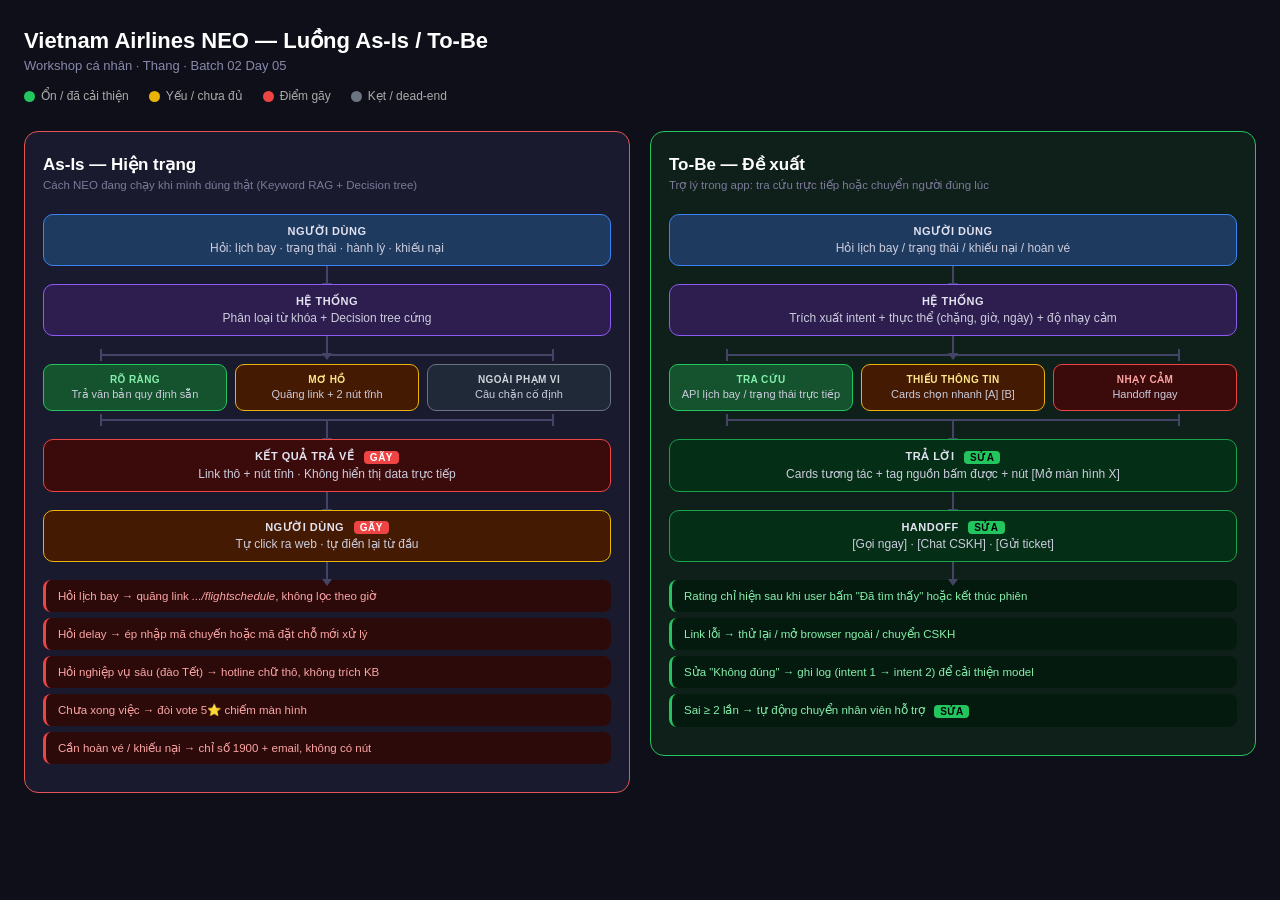
<file: Tuan2/Day05/Day5_group_lab/01-invidual-workshop/neo-flows.html>
<!DOCTYPE html>
<html lang="vi">
<head>
<meta charset="UTF-8" />
<meta name="viewport" content="width=device-width, initial-scale=1.0" />
<title>Vietnam Airlines NEO — Luồng As-Is / To-Be</title>
<style>
  * { box-sizing: border-box; margin: 0; padding: 0; }

  body {
    background: #0f0f1a;
    color: #e2e2f0;
    font-family: 'Segoe UI', sans-serif;
    font-size: 13px;
    padding: 28px 24px 48px;
    min-height: 100vh;
  }

  /* ── Header ── */
  .page-title {
    font-size: 22px;
    font-weight: 700;
    color: #fff;
    margin-bottom: 4px;
  }
  .page-sub {
    font-size: 13px;
    color: #8888aa;
    margin-bottom: 16px;
  }

  /* Legend */
  .legend {
    display: flex;
    gap: 20px;
    margin-bottom: 28px;
    flex-wrap: wrap;
  }
  .legend-item {
    display: flex;
    align-items: center;
    gap: 6px;
    font-size: 12px;
    color: #aaa;
  }
  .dot {
    width: 11px; height: 11px;
    border-radius: 50%;
    flex-shrink: 0;
  }
  .dot-green  { background: #22c55e; }
  .dot-yellow { background: #eab308; }
  .dot-red    { background: #ef4444; }
  .dot-gray   { background: #6b7280; }

  /* ── Two-column layout ── */
  .panels {
    display: grid;
    grid-template-columns: 1fr 1fr;
    gap: 20px;
    align-items: start;
  }

  /* Panel card */
  .panel {
    border-radius: 14px;
    padding: 22px 18px 28px;
  }
  .panel-asis  { background: #1a1a2e; border: 1.5px solid #e55555; }
  .panel-tobe  { background: #0f1f1a; border: 1.5px solid #22c55e; }

  .panel-heading {
    font-size: 17px;
    font-weight: 700;
    margin-bottom: 3px;
    color: #fff;
  }
  .panel-desc {
    font-size: 11.5px;
    color: #7a7a99;
    margin-bottom: 22px;
  }

  /* ── Flow nodes ── */
  .flow { display: flex; flex-direction: column; align-items: center; gap: 0; }

  .node {
    width: 100%;
    border-radius: 10px;
    padding: 10px 14px;
    text-align: center;
    font-weight: 600;
    font-size: 12px;
    position: relative;
  }
  .node-title {
    font-size: 11px;
    font-weight: 700;
    letter-spacing: .5px;
    text-transform: uppercase;
    margin-bottom: 3px;
  }
  .node-body {
    font-size: 12px;
    font-weight: 400;
    color: #ccd;
  }

  .node-user   { background: #1e3a5f; border: 1.5px solid #3b82f6; }
  .node-system { background: #2d1e4f; border: 1.5px solid #8b5cf6; }
  .node-ok     { background: #14532d; border: 1.5px solid #22c55e; }
  .node-warn   { background: #451a03; border: 1.5px solid #eab308; }
  .node-fail   { background: #3b0a0a; border: 1.5px solid #ef4444; }
  .node-dead   { background: #1f2937; border: 1.5px solid #6b7280; }
  .node-fix    { background: #052e16; border: 1.5px solid #16a34a; }

  /* Tag badges */
  .tag {
    display: inline-block;
    font-size: 10px;
    font-weight: 700;
    padding: 1px 6px;
    border-radius: 4px;
    margin-left: 6px;
    vertical-align: middle;
  }
  .tag-gay  { background: #ef4444; color: #fff; }
  .tag-sua  { background: #22c55e; color: #000; }

  /* Arrow */
  .arrow {
    width: 2px;
    height: 18px;
    background: #444466;
    margin: 0 auto;
    position: relative;
  }
  .arrow::after {
    content: '';
    position: absolute;
    bottom: -6px;
    left: 50%;
    transform: translateX(-50%);
    border-left: 5px solid transparent;
    border-right: 5px solid transparent;
    border-top: 7px solid #444466;
  }

  /* Branch row */
  .branch-row {
    display: grid;
    gap: 8px;
    width: 100%;
  }
  .branch-row-3 { grid-template-columns: 1fr 1fr 1fr; }
  .branch-row-2 { grid-template-columns: 1fr 1fr; }

  .branch-node {
    border-radius: 9px;
    padding: 9px 8px;
    text-align: center;
  }
  .branch-label {
    font-size: 10px;
    font-weight: 700;
    letter-spacing: .4px;
    text-transform: uppercase;
    margin-bottom: 3px;
  }
  .branch-body {
    font-size: 11px;
    color: #ccd;
  }

  /* Fail detail list */
  .fail-list {
    display: flex;
    flex-direction: column;
    gap: 6px;
    width: 100%;
    margin-top: 0;
  }
  .fail-item {
    border-radius: 8px;
    padding: 9px 12px;
    font-size: 11.5px;
    color: #fca5a5;
    border-left: 3px solid #ef4444;
    background: #2d0a0a;
  }
  .fix-item {
    border-radius: 8px;
    padding: 9px 12px;
    font-size: 11.5px;
    color: #86efac;
    border-left: 3px solid #22c55e;
    background: #041a0e;
  }

  /* connector lines for branch */
  .branch-connector {
    width: 100%;
    display: flex;
    justify-content: center;
    margin: 0;
    padding: 0;
    height: 18px;
    position: relative;
  }
  .branch-connector::before {
    content: '';
    position: absolute;
    top: 0; left: 50%;
    transform: translateX(-50%);
    width: 2px; height: 100%;
    background: #444466;
  }

  .horiz-line {
    width: 80%;
    height: 2px;
    background: #444466;
    margin: 0 auto;
    position: relative;
  }
  .horiz-line::before,
  .horiz-line::after {
    content: '';
    position: absolute;
    top: -5px;
    width: 2px; height: 12px;
    background: #444466;
  }
  .horiz-line::before { left: 0; }
  .horiz-line::after  { right: 0; }

  .spacer { height: 8px; }
</style>
</head>
<body>

<div class="page-title">Vietnam Airlines NEO — Luồng As-Is / To-Be</div>
<div class="page-sub">Workshop cá nhân · Thang · Batch 02 Day 05</div>

<div class="legend">
  <div class="legend-item"><div class="dot dot-green"></div> Ổn / đã cải thiện</div>
  <div class="legend-item"><div class="dot dot-yellow"></div> Yếu / chưa đủ</div>
  <div class="legend-item"><div class="dot dot-red"></div> Điểm gãy</div>
  <div class="legend-item"><div class="dot dot-gray"></div> Kẹt / dead-end</div>
</div>

<div class="panels">

  <!-- ══════════════ AS-IS ══════════════ -->
  <div class="panel panel-asis">
    <div class="panel-heading">As-Is — Hiện trạng</div>
    <div class="panel-desc">Cách NEO đang chạy khi mình dùng thật (Keyword RAG + Decision tree)</div>

    <div class="flow">

      <!-- User -->
      <div class="node node-user">
        <div class="node-title">Người Dùng</div>
        <div class="node-body">Hỏi: lịch bay · trạng thái · hành lý · khiếu nại</div>
      </div>

      <div class="arrow"></div>

      <!-- System -->
      <div class="node node-system">
        <div class="node-title">Hệ Thống</div>
        <div class="node-body">Phân loại từ khóa + Decision tree cứng</div>
      </div>

      <div class="arrow"></div>

      <!-- Horizontal spread -->
      <div class="horiz-line"></div>
      <div class="spacer"></div>

      <!-- 3 branches -->
      <div class="branch-row branch-row-3">
        <div class="branch-node node-ok">
          <div class="branch-label" style="color:#86efac;">Rõ Ràng</div>
          <div class="branch-body">Trả văn bản quy định sẵn</div>
        </div>
        <div class="branch-node node-warn">
          <div class="branch-label" style="color:#fde68a;">Mơ Hồ</div>
          <div class="branch-body">Quăng link + 2 nút tĩnh</div>
        </div>
        <div class="branch-node node-dead">
          <div class="branch-label" style="color:#d1d5db;">Ngoài Phạm Vi</div>
          <div class="branch-body">Câu chặn cố định</div>
        </div>
      </div>

      <div class="spacer"></div>
      <div class="horiz-line"></div>
      <div class="arrow"></div>

      <!-- Kết quả -->
      <div class="node node-fail">
        <div class="node-title">Kết Quả Trả Về <span class="tag tag-gay">GÃY</span></div>
        <div class="node-body">Link thô + nút tĩnh · Không hiển thị data trực tiếp</div>
      </div>

      <div class="arrow"></div>

      <!-- User tự làm -->
      <div class="node node-warn">
        <div class="node-title">Người Dùng <span class="tag tag-gay">GÃY</span></div>
        <div class="node-body">Tự click ra web · tự điền lại từ đầu</div>
      </div>

      <div class="arrow"></div>

      <!-- Điểm gãy chi tiết -->
      <div class="fail-list">
        <div class="fail-item">Hỏi lịch bay → quăng link <em>.../flightschedule</em>, không lọc theo giờ</div>
        <div class="fail-item">Hỏi delay → ép nhập mã chuyến hoặc mã đặt chỗ mới xử lý</div>
        <div class="fail-item">Hỏi nghiệp vụ sâu (đào Tết) → hotline chữ thô, không trích KB</div>
        <div class="fail-item">Chưa xong việc → đòi vote 5⭐ chiếm màn hình</div>
        <div class="fail-item">Cần hoàn vé / khiếu nại → chỉ số 1900 + email, không có nút</div>
      </div>

    </div>
  </div>

  <!-- ══════════════ TO-BE ══════════════ -->
  <div class="panel panel-tobe">
    <div class="panel-heading">To-Be — Đề xuất</div>
    <div class="panel-desc">Trợ lý trong app: tra cứu trực tiếp hoặc chuyển người đúng lúc</div>

    <div class="flow">

      <!-- User -->
      <div class="node node-user">
        <div class="node-title">Người Dùng</div>
        <div class="node-body">Hỏi lịch bay / trạng thái / khiếu nại / hoàn vé</div>
      </div>

      <div class="arrow"></div>

      <!-- System -->
      <div class="node node-system">
        <div class="node-title">Hệ Thống</div>
        <div class="node-body">Trích xuất intent + thực thể (chặng, giờ, ngày) + độ nhạy cảm</div>
      </div>

      <div class="arrow"></div>

      <!-- Horizontal spread -->
      <div class="horiz-line"></div>
      <div class="spacer"></div>

      <!-- 3 branches -->
      <div class="branch-row branch-row-3">
        <div class="branch-node node-ok">
          <div class="branch-label" style="color:#86efac;">Tra Cứu</div>
          <div class="branch-body">API lịch bay / trạng thái trực tiếp</div>
        </div>
        <div class="branch-node node-warn">
          <div class="branch-label" style="color:#fde68a;">Thiếu Thông Tin</div>
          <div class="branch-body">Cards chọn nhanh [A] [B]</div>
        </div>
        <div class="branch-node node-fail">
          <div class="branch-label" style="color:#fca5a5;">Nhạy Cảm</div>
          <div class="branch-body">Handoff ngay</div>
        </div>
      </div>

      <div class="spacer"></div>
      <div class="horiz-line"></div>
      <div class="arrow"></div>

      <!-- Trả lời -->
      <div class="node node-fix">
        <div class="node-title">Trả Lời <span class="tag tag-sua">SỬA</span></div>
        <div class="node-body">Cards tương tác + tag nguồn bấm được + nút [Mở màn hình X]</div>
      </div>

      <div class="arrow"></div>

      <!-- Handoff -->
      <div class="node node-fix">
        <div class="node-title">Handoff <span class="tag tag-sua">SỬA</span></div>
        <div class="node-body">[Gọi ngay] · [Chat CSKH] · [Gửi ticket]</div>
      </div>

      <div class="arrow"></div>

      <!-- Cải thiện bổ sung -->
      <div class="fail-list">
        <div class="fix-item">Rating chỉ hiện sau khi user bấm "Đã tìm thấy" hoặc kết thúc phiên</div>
        <div class="fix-item">Link lỗi → thử lại / mở browser ngoài / chuyển CSKH</div>
        <div class="fix-item">Sửa "Không đúng" → ghi log (intent 1 → intent 2) để cải thiện model</div>
        <div class="fix-item">Sai ≥ 2 lần → tự động chuyển nhân viên hỗ trợ <span class="tag tag-sua">SỬA</span></div>
      </div>

    </div>
  </div>

</div><!-- /.panels -->

</body>
</html>
</file>
<file: Tuan2/Sang_2.6/styles.css>
:root {
  --bg: #0f172a;
  --surface: #111827;
  --surface-alt: #1e293b;
  --text: #e2e8f0;
  --text-muted: #94a3b8;
  --primary: #38bdf8;
  --primary-dark: #0ea5e9;
  --accent: #f472b6;
}

* {
  box-sizing: border-box;
}

body {
  margin: 0;
  font-family: Inter, system-ui, sans-serif;
  background: radial-gradient(circle at top, rgba(56, 189, 248, 0.12), transparent 25%),
    linear-gradient(180deg, #020617 0%, #0f172a 100%);
  color: var(--text);
  line-height: 1.7;
}

.container {
  width: min(1120px, calc(100% - 2rem));
  margin: 0 auto;
}

.site-header {
  border-bottom: 1px solid rgba(148, 163, 184, 0.12);
  position: sticky;
  top: 0;
  background: rgba(15, 23, 42, 0.96);
  backdrop-filter: blur(10px);
  z-index: 10;
}

.site-header .container {
  display: flex;
  align-items: center;
  justify-content: space-between;
  padding: 1rem 0;
}

.brand {
  font-size: 1.15rem;
  font-weight: 700;
  color: var(--text);
  text-decoration: none;
}

.site-nav {
  display: flex;
  gap: 1rem;
}

.site-nav a {
  color: var(--text-muted);
  text-decoration: none;
  transition: color 0.2s ease;
}

.site-nav a:hover {
  color: var(--primary);
}

.nav-toggle {
  display: none;
  border: none;
  background: none;
  color: var(--text);
  font-size: 1.4rem;
  cursor: pointer;
}

.hero {
  min-height: 70vh;
  display: grid;
  place-items: center;
  text-align: center;
  padding: 4rem 0;
}

.hero h1 {
  margin: 0;
  font-size: clamp(2.5rem, 4vw, 4rem);
}

.hero p {
  max-width: 760px;
  margin: 1.5rem auto 0;
  color: var(--text-muted);
}

.hero-actions {
  display: flex;
  flex-wrap: wrap;
  gap: 1rem;
  justify-content: center;
  margin-top: 2rem;
}

.button {
  border: none;
  padding: 0.95rem 1.6rem;
  border-radius: 999px;
  font-weight: 600;
  cursor: pointer;
  transition: transform 0.2s ease, background 0.2s ease;
}

.button:hover {
  transform: translateY(-2px);
}

.button-primary {
  background: var(--primary);
  color: #0f172a;
}

.button-secondary {
  background: transparent;
  color: var(--text);
  border: 1px solid rgba(148, 163, 184, 0.35);
}

.section {
  padding: 4rem 0;
}

.section-alt {
  background: rgba(15, 23, 42, 0.85);
}

h2 {
  margin-top: 0;
  font-size: clamp(2rem, 3vw, 2.75rem);
}

.grid {
  display: grid;
  gap: 1.5rem;
  grid-template-columns: repeat(auto-fit, minmax(240px, 1fr));
  margin-top: 2rem;
}

.card {
  padding: 1.75rem;
  border-radius: 24px;
  background: rgba(15, 23, 42, 0.9);
  border: 1px solid rgba(148, 163, 184, 0.08);
}

.card h3 {
  margin-top: 0;
}

.contact-panel {
  display: grid;
  gap: 2rem;
  grid-template-columns: 1.2fr 0.8fr;
  align-items: start;
}

.contact-card {
  background: rgba(15, 23, 42, 0.9);
  padding: 2rem;
  border-radius: 24px;
  border: 1px solid rgba(148, 163, 184, 0.08);
}

.contact-card label {
  display: block;
  margin-top: 1rem;
  margin-bottom: 0.5rem;
  color: var(--text-muted);
}

.contact-card input,
.contact-card textarea {
  width: 100%;
  border: 1px solid rgba(148, 163, 184, 0.12);
  border-radius: 14px;
  background: #0f172a;
  color: var(--text);
  padding: 0.9rem 1rem;
}

.contact-card .note {
  margin-top: 1rem;
  color: var(--text-muted);
  font-size: 0.95rem;
}

.prompt-grid {
  display: grid;
  gap: 1.5rem;
  grid-template-columns: 1.2fr 1fr;
  align-items: stretch;
}

.prompt-summary {
  display: grid;
  gap: 0.8rem;
  margin-bottom: 1.25rem;
}

.prompt-block {
  margin-top: 1rem;
}

.prompt-block h4 {
  margin: 0 0 0.65rem;
  font-size: 1rem;
}

.result-section {
  margin-top: 2rem;
}

.result-grid {
  display: grid;
  gap: 1rem;
  grid-template-columns: repeat(auto-fit, minmax(280px, 1fr));
  margin-bottom: 1.5rem;
}

.comparison-card {
  background: rgba(15, 23, 42, 0.9);
  padding: 1.5rem;
  border-radius: 24px;
  border: 1px solid rgba(148, 163, 184, 0.12);
}

.comparison-card h4 {
  margin-top: 0;
}

.comparison-card table {
  width: 100%;
  border-collapse: collapse;
  margin-top: 1rem;
}

.comparison-card th,
.comparison-card td {
  text-align: left;
  padding: 0.8rem 0.75rem;
  border-bottom: 1px solid rgba(148, 163, 184, 0.12);
}

.comparison-card th {
  color: var(--primary);
}

.comparison-card tbody tr:hover {
  background: rgba(56, 189, 248, 0.08);
}

.api-result-card {
  padding: 1.5rem;
  background: rgba(15, 23, 42, 0.96);
}

.api-loading {
  display: inline-flex;
  align-items: center;
  gap: 0.75rem;
  padding: 0.85rem 1rem;
  border: 1px solid rgba(56, 189, 248, 0.25);
  border-radius: 999px;
  background: rgba(56, 189, 248, 0.08);
  color: var(--text);
  margin-bottom: 1rem;
}

.hidden {
  display: none !important;
}

.spinner {
  width: 1rem;
  height: 1rem;
  border: 3px solid rgba(255, 255, 255, 0.15);
  border-top-color: var(--primary);
  border-radius: 50%;
  animation: spin 0.9s linear infinite;
}

@keyframes spin {
  to {
    transform: rotate(360deg);
  }
}

.api-status-text {
  margin: 0 0 1rem;
  color: var(--text-muted);
}

.api-output-grid {
  display: grid;
  gap: 1rem;
  grid-template-columns: repeat(auto-fit, minmax(280px, 1fr));
}

.api-output-card {
  background: rgba(15, 23, 42, 0.96);
  padding: 1rem;
  border: 1px solid rgba(148, 163, 184, 0.12);
}

.api-output-card h5 {
  margin-top: 0;
  margin-bottom: 0.75rem;
}

.api-summary {
  margin-top: 1rem;
  color: var(--text-muted);
}

.api-summary strong {
  color: var(--text);
}

.prompt-block pre,
#promptCode {
  max-height: 360px;
  overflow: auto;
  padding: 1rem;
  background: #0f172a;
  border-radius: 16px;
  border: 1px solid rgba(148, 163, 184, 0.12);
  color: #e2e8f0;
  white-space: pre-wrap;
  word-break: break-word;
}

.prompt-block code,
#promptCode code {
  font-family: ui-monospace, SFMono-Regular, Consolas, 'Liberation Mono', Menlo, monospace;
  font-size: 0.92rem;
}

.site-footer {
  padding: 2rem 0;
  border-top: 1px solid rgba(148, 163, 184, 0.12);
}

.site-footer p {
  margin: 0;
  color: var(--text-muted);
}

@media (max-width: 768px) {
  .site-header .container,
  .contact-panel {
    flex-direction: column;
    gap: 1rem;
  }
  .site-nav {
    flex-wrap: wrap;
    justify-content: center;
  }
  .contact-panel {
    grid-template-columns: 1fr;
  }
}
</file>
